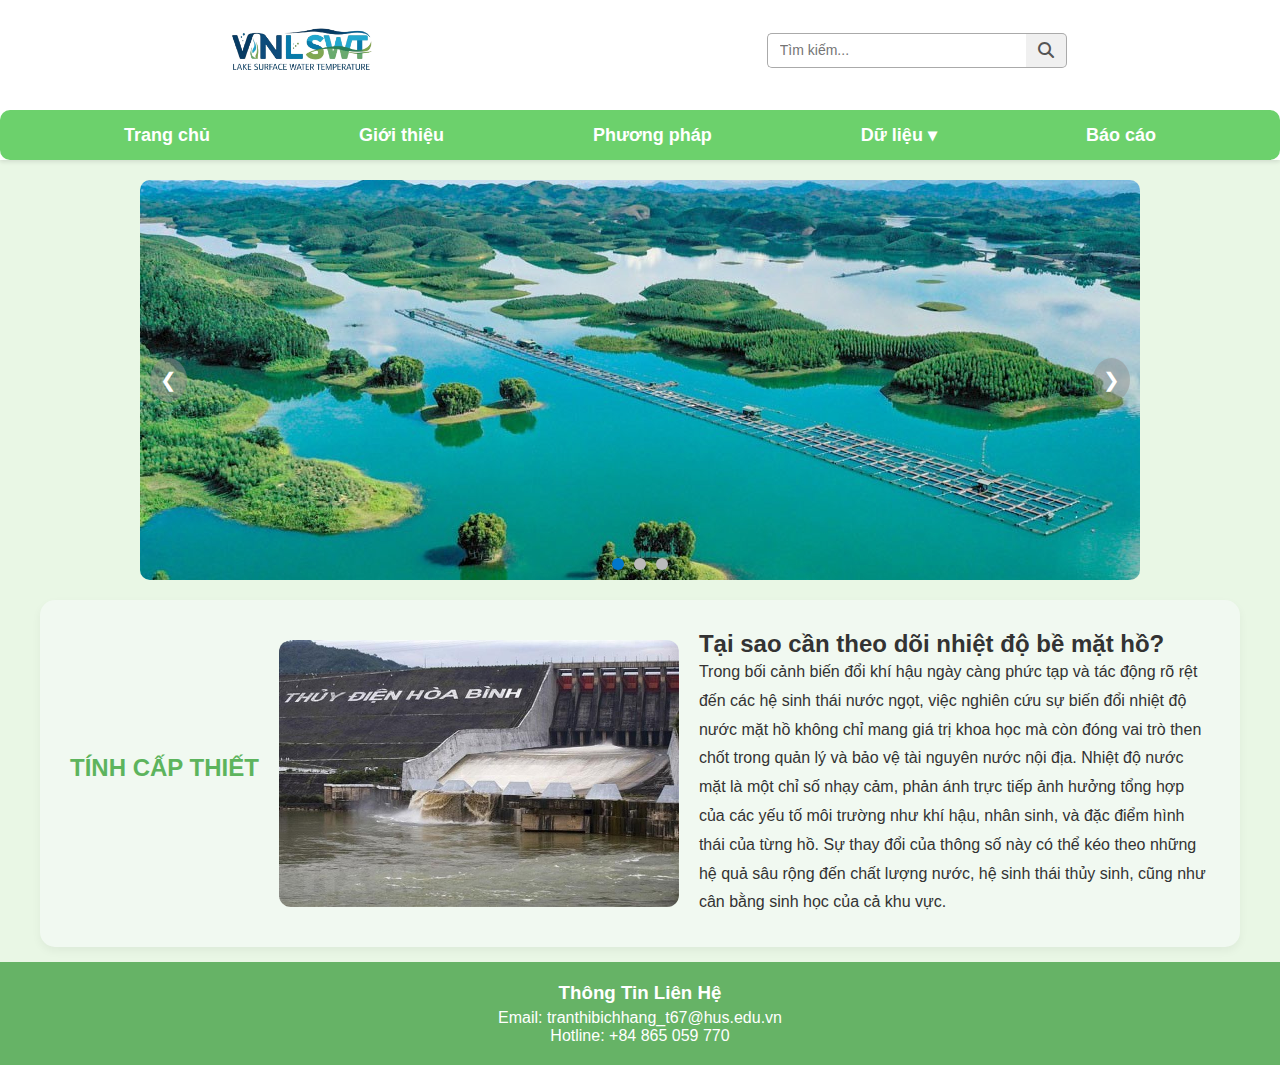
<file: index.html>
<!DOCTYPE html>
<html lang="vi">
<head>
  <meta charset="UTF-8" />
  <meta name="viewport" content="width=device-width, initial-scale=1.0" />
  <title>Lake Surface Water Temperature</title>
  <link rel="stylesheet" href="style.css" />
  <link rel="stylesheet" href="https://cdnjs.cloudflare.com/ajax/libs/font-awesome/6.5.0/css/all.min.css" />

</head>
<body>
  <!-- HEADER -->
  <header>
    <div class="header-top">
      <a href="index.html" class="logo">
      <img src="static/logo.png" alt="Logo" class="logo" />
      </a>
      <div class="search-container">
        <input type="text" placeholder="Tìm kiếm..." class="search-box" id="search-box" />
        <button class="search-button" id="search-button">
          <i class="fa fa-search"></i>
        </button>
        <ul class="suggestions" id="suggestions-list"></ul>
      </div>
      
    </div>
    <nav class="navbar" style="padding-top:10px;">
      <ul>
        <li><a href="index.html">Trang chủ</a></li>
        <li><a href="introduction.html">Giới thiệu</a></li>
        <li><a href="method.html">Phương pháp</a></li>

        <li class="has-subnav">
          <a href="#" class="toggle-subnav">Dữ liệu <span class="arrow">&#9662;</span></a>
          <ul class="subnav">
            <li><a href="hotay.html">Hồ Tây</a></li>
            <li><a href="thacba.html">Hồ Thác Bà</a></li>
            <li><a href="hoabinh.html">Hồ Hòa Bình</a></li>
            <li><a href="babe.html">Hồ Ba Bể</a></li>
          </ul>
        </li>             
        <li><a href="report.html">Báo cáo</a></li>
      </ul>
    </nav>
  </header>

<!-- SLIDER -->
<section class="slider">
    <div class="slider-container">
      <img src="static/slider1.png" alt="Slider" id="slider-img" class="slider-image" />
      <div class="slider-buttons">
        <button class="prev-btn" onclick="changeImage(-1)">&#10094;</button>
        <button class="next-btn" onclick="changeImage(1)">&#10095;</button>
      </div>
      <div class="slider-dots">
        <span class="dot" onclick="currentSlide(0)"></span>
        <span class="dot" onclick="currentSlide(1)"></span>
        <span class="dot" onclick="currentSlide(2)"></span>
      </div>
    </div>
</section>
  

  <!-- TÍNH CẤP THIẾT -->
  <section class="urgency">
    <h1>TÍNH CẤP THIẾT</h1>
    <img src="static/urgency.png" alt="Urgency" />
    <div>
      <h2>Tại sao cần theo dõi nhiệt độ bề mặt hồ?</h2>
      <p>
        Trong bối cảnh biến đổi khí hậu ngày càng phức tạp và tác động rõ rệt đến các hệ sinh thái nước ngọt, việc nghiên cứu sự biến đổi nhiệt độ nước mặt hồ không chỉ mang giá trị khoa học mà còn đóng vai trò then chốt trong quản lý và bảo vệ tài nguyên nước nội địa. Nhiệt độ nước mặt là một chỉ số nhạy cảm, phản ánh trực tiếp ảnh hưởng tổng hợp của các yếu tố môi trường như khí hậu, nhân sinh, và đặc điểm hình thái của từng hồ. Sự thay đổi của thông số này có thể kéo theo những hệ quả sâu rộng đến chất lượng nước, hệ sinh thái thủy sinh, cũng như cân bằng sinh học của cả khu vực.
      </p>
    </div>
  </section>

  <!-- FOOTER -->
  <footer>
    <h3>Thông Tin Liên Hệ</h3>
    <p>Email: tranthibichhang_t67@hus.edu.vn</p>
    <p>Hotline: +84 865 059 770</p>
  </footer>

  <script src="script.js"></script>
  <!-- sub nav Dữ liệu -->
  <script>
    document.addEventListener('DOMContentLoaded', function () {
      const toggleSubnav = document.querySelector('.toggle-subnav');
      const parentLi = toggleSubnav.closest('.has-subnav');

      toggleSubnav.addEventListener('click', function (e) {
        e.preventDefault();
        parentLi.classList.toggle('active');
      });

      document.addEventListener('click', function (e) {
        if (!parentLi.contains(e.target)) {
          parentLi.classList.remove('active');
        }
      });
    });
  </script>

<script>
  const suggestions = [
    { name: "Phương pháp", link: "method.html" },
    { name: "Hồ Tây", link: "hotay.html" },
    { name: "Hồ Ba Bể", link: "babe.html" },
    { name: "Hồ Hòa Bình", link: "hoabinh.html" },
    { name: "Hồ Thác Bà", link: "thacba.html" },
  ];

  const searchBox = document.getElementById("search-box");
  const suggestionsList = document.getElementById("suggestions-list");
  const searchButton = document.getElementById("search-button");

  function handleSearch() {
    const input = searchBox.value.trim().toLowerCase();
    const matched = suggestions.find(item => item.name.toLowerCase() === input);

    if (matched) {
      window.location.href = matched.link;
    } else {
      alert("Không tìm thấy kết quả phù hợp.");
    }
  }

  searchBox.addEventListener("input", function () {
    const value = this.value.toLowerCase();
    suggestionsList.innerHTML = "";

    if (value === "") {
      suggestionsList.style.display = "none";
      return;
    }

    const filtered = suggestions.filter(item =>
      item.name.toLowerCase().includes(value)
    );

    if (filtered.length === 0) {
      suggestionsList.style.display = "none";
      return;
    }

    filtered.forEach(item => {
      const li = document.createElement("li");
      li.textContent = item.name;
      li.addEventListener("click", () => {
        window.location.href = item.link;
      });
      suggestionsList.appendChild(li);
    });

    suggestionsList.style.display = "block";
  });

  // Enter để tìm
  searchBox.addEventListener("keypress", function (e) {
    if (e.key === "Enter") {
      handleSearch();
    }
  });

  // Nút tìm kiếm
  searchButton.addEventListener("click", handleSearch);

  // Ẩn gợi ý khi click ra ngoài
  document.addEventListener("click", (e) => {
    if (!document.querySelector(".search-container").contains(e.target)) {
      suggestionsList.style.display = "none";
    }
  });
</script>

</body>
</html>
</file>
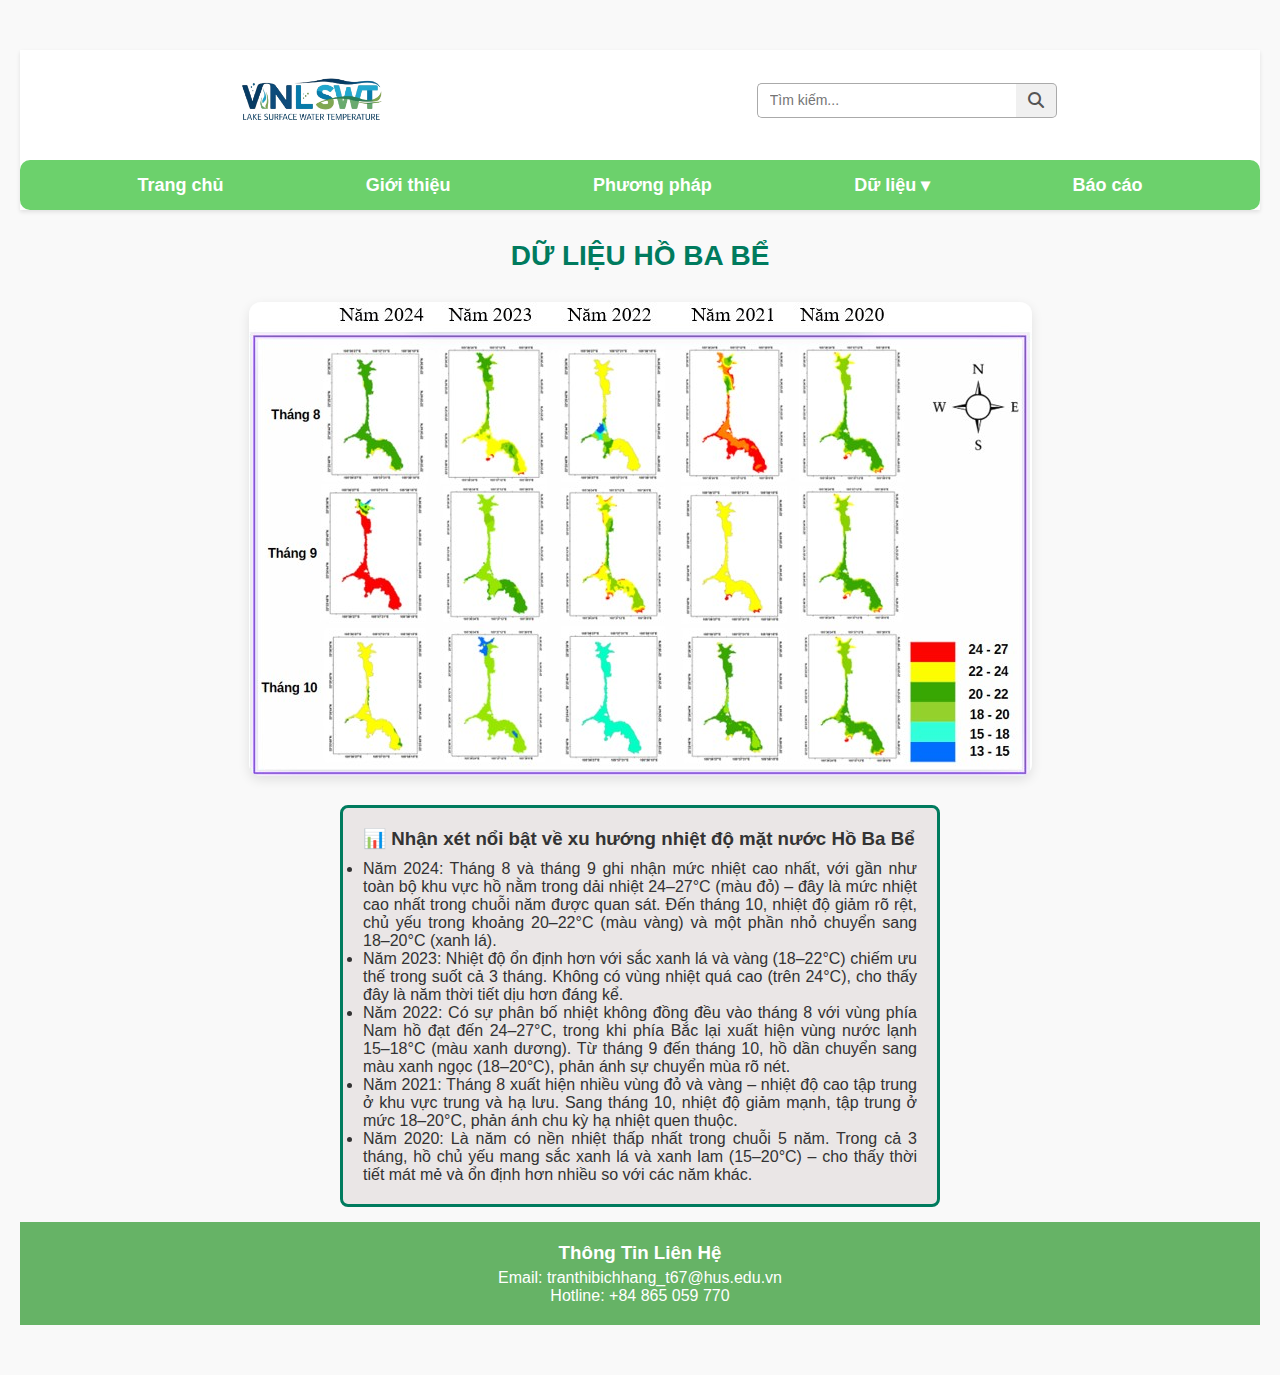
<file: babe.html>
<!DOCTYPE html>
<html lang="vi">
  <head>
    <meta charset="UTF-8" />
    <meta name="viewport" content="width=device-width, initial-scale=1.0" />
    <title>Lake Surface Water Temperature</title>
    <link rel="stylesheet" href="style.css" />
    <link
      rel="stylesheet"
      href="https://cdnjs.cloudflare.com/ajax/libs/font-awesome/6.5.0/css/all.min.css"
    />
  </head>
  <body>
    <!-- HEADER -->
    <header>
      <div class="header-top">
        <a href="index.html" class="logo">
          <img src="static/logo.png" alt="Logo" class="logo" />
        </a>
        <div class="search-container">
          <input
            type="text"
            placeholder="Tìm kiếm..."
            class="search-box"
            id="search-box"
          />
          <button class="search-button" id="search-button">
            <i class="fa fa-search"></i>
          </button>
          <ul class="suggestions" id="suggestions-list"></ul>
        </div>
      </div>
      <nav class="navbar" style="padding-top: 10px">
        <ul>
          <li><a href="index.html">Trang chủ</a></li>
          <li><a href="introduction.html">Giới thiệu</a></li>
          <li><a href="method.html">Phương pháp</a></li>

          <li class="has-subnav">
            <a href="#" class="toggle-subnav"
              >Dữ liệu <span class="arrow">&#9662;</span></a
            >
            <ul class="subnav">
              <li><a href="hotay.html">Hồ Tây</a></li>
              <li><a href="thacba.html">Hồ Thác Bà</a></li>
              <li><a href="hoabinh.html">Hồ Hòa Bình</a></li>
              <li><a href="babe.html">Hồ Ba Bể</a></li>
            </ul>
          </li>
          <li><a href="report.html">Báo cáo</a></li>
        </ul>
      </nav>
    </header>

    <!-- main content Hồ Ba Bể -->
    <div class="title">DỮ LIỆU HỒ BA BỂ</div>

    <div class="image-container">
      <img src="static/babe.png" alt="ba bể img lswt" />
    </div>

    <div class="description">
      <h3 style="margin-bottom: 10px">
        📊 Nhận xét nổi bật về xu hướng nhiệt độ mặt nước Hồ Ba Bể
      </h3>
      <ul>
        <li>
          Năm 2024: Tháng 8 và tháng 9 ghi nhận mức nhiệt cao nhất, với gần như
          toàn bộ khu vực hồ nằm trong dải nhiệt 24–27°C (màu đỏ) – đây là mức
          nhiệt cao nhất trong chuỗi năm được quan sát. Đến tháng 10, nhiệt độ
          giảm rõ rệt, chủ yếu trong khoảng 20–22°C (màu vàng) và một phần nhỏ
          chuyển sang 18–20°C (xanh lá).
        </li>
        <li>
          Năm 2023: Nhiệt độ ổn định hơn với sắc xanh lá và vàng (18–22°C) chiếm
          ưu thế trong suốt cả 3 tháng. Không có vùng nhiệt quá cao (trên 24°C),
          cho thấy đây là năm thời tiết dịu hơn đáng kể.
        </li>
        <li>
          Năm 2022: Có sự phân bố nhiệt không đồng đều vào tháng 8 với vùng phía
          Nam hồ đạt đến 24–27°C, trong khi phía Bắc lại xuất hiện vùng nước
          lạnh 15–18°C (màu xanh dương). Từ tháng 9 đến tháng 10, hồ dần chuyển
          sang màu xanh ngọc (18–20°C), phản ánh sự chuyển mùa rõ nét.
        </li>
        <li>
          Năm 2021: Tháng 8 xuất hiện nhiều vùng đỏ và vàng – nhiệt độ cao tập
          trung ở khu vực trung và hạ lưu. Sang tháng 10, nhiệt độ giảm mạnh,
          tập trung ở mức 18–20°C, phản ánh chu kỳ hạ nhiệt quen thuộc.
        </li>
        <li>
          Năm 2020: Là năm có nền nhiệt thấp nhất trong chuỗi 5 năm. Trong cả 3
          tháng, hồ chủ yếu mang sắc xanh lá và xanh lam (15–20°C) – cho thấy
          thời tiết mát mẻ và ổn định hơn nhiều so với các năm khác.
        </li>
      </ul>
    </div>

    <!-- FOOTER -->
    <footer>
      <h3>Thông Tin Liên Hệ</h3>
      <p>Email: tranthibichhang_t67@hus.edu.vn</p>
      <p>Hotline: +84 865 059 770</p>
    </footer>

    <script src="script.js"></script>
    <!-- sub nav Dữ liệu -->
    <script>
      document.addEventListener("DOMContentLoaded", function () {
        const toggleSubnav = document.querySelector(".toggle-subnav");
        const parentLi = toggleSubnav.closest(".has-subnav");

        toggleSubnav.addEventListener("click", function (e) {
          e.preventDefault();
          parentLi.classList.toggle("active");
        });

        document.addEventListener("click", function (e) {
          if (!parentLi.contains(e.target)) {
            parentLi.classList.remove("active");
          }
        });
      });
    </script>

    <script>
      const suggestions = [
        { name: "Phương pháp", link: "method.html" },
        { name: "Hồ Tây", link: "hotay.html" },
        { name: "Hồ Ba Bể", link: "babe.html" },
        { name: "Hồ Hòa Bình", link: "hoabinh.html" },
        { name: "Hồ Thác Bà", link: "thacba.html" },
      ];

      const searchBox = document.getElementById("search-box");
      const suggestionsList = document.getElementById("suggestions-list");
      const searchButton = document.getElementById("search-button");

      function handleSearch() {
        const input = searchBox.value.trim().toLowerCase();
        const matched = suggestions.find(
          (item) => item.name.toLowerCase() === input
        );

        if (matched) {
          window.location.href = matched.link;
        } else {
          alert("Không tìm thấy kết quả phù hợp.");
        }
      }

      searchBox.addEventListener("input", function () {
        const value = this.value.toLowerCase();
        suggestionsList.innerHTML = "";

        if (value === "") {
          suggestionsList.style.display = "none";
          return;
        }

        const filtered = suggestions.filter((item) =>
          item.name.toLowerCase().includes(value)
        );

        if (filtered.length === 0) {
          suggestionsList.style.display = "none";
          return;
        }

        filtered.forEach((item) => {
          const li = document.createElement("li");
          li.textContent = item.name;
          li.addEventListener("click", () => {
            window.location.href = item.link;
          });
          suggestionsList.appendChild(li);
        });

        suggestionsList.style.display = "block";
      });

      // Enter để tìm
      searchBox.addEventListener("keypress", function (e) {
        if (e.key === "Enter") {
          handleSearch();
        }
      });

      // Nút tìm kiếm
      searchButton.addEventListener("click", handleSearch);

      // Ẩn gợi ý khi click ra ngoài
      document.addEventListener("click", (e) => {
        if (!document.querySelector(".search-container").contains(e.target)) {
          suggestionsList.style.display = "none";
        }
      });
    </script>

    <style>
      body {
        font-family: Arial, sans-serif;
        background-color: #f9f9f9;
        padding: 50px 20px;
        text-align: center;
      }

      .title {
        font-size: 28px;
        font-weight: bold;
        color: #007b5e;
        margin: 30px;
      }

      .image-container img {
        max-width: 100%;
        height: auto;
        border-radius: 12px;
        box-shadow: 0 4px 12px rgba(0, 0, 0, 0.1);
      }

      .description {
        margin-top: 25px;
        padding: 20px;
        background-color: #dfd8d88f;
        border: 3px solid #007b5e;
        border-radius: 8px;
        max-width: 600px;
        margin-left: auto;
        margin-right: auto;
        font-size: 16px;
        text-align: justify;
      }
    </style>
  </body>
</html>
</file>
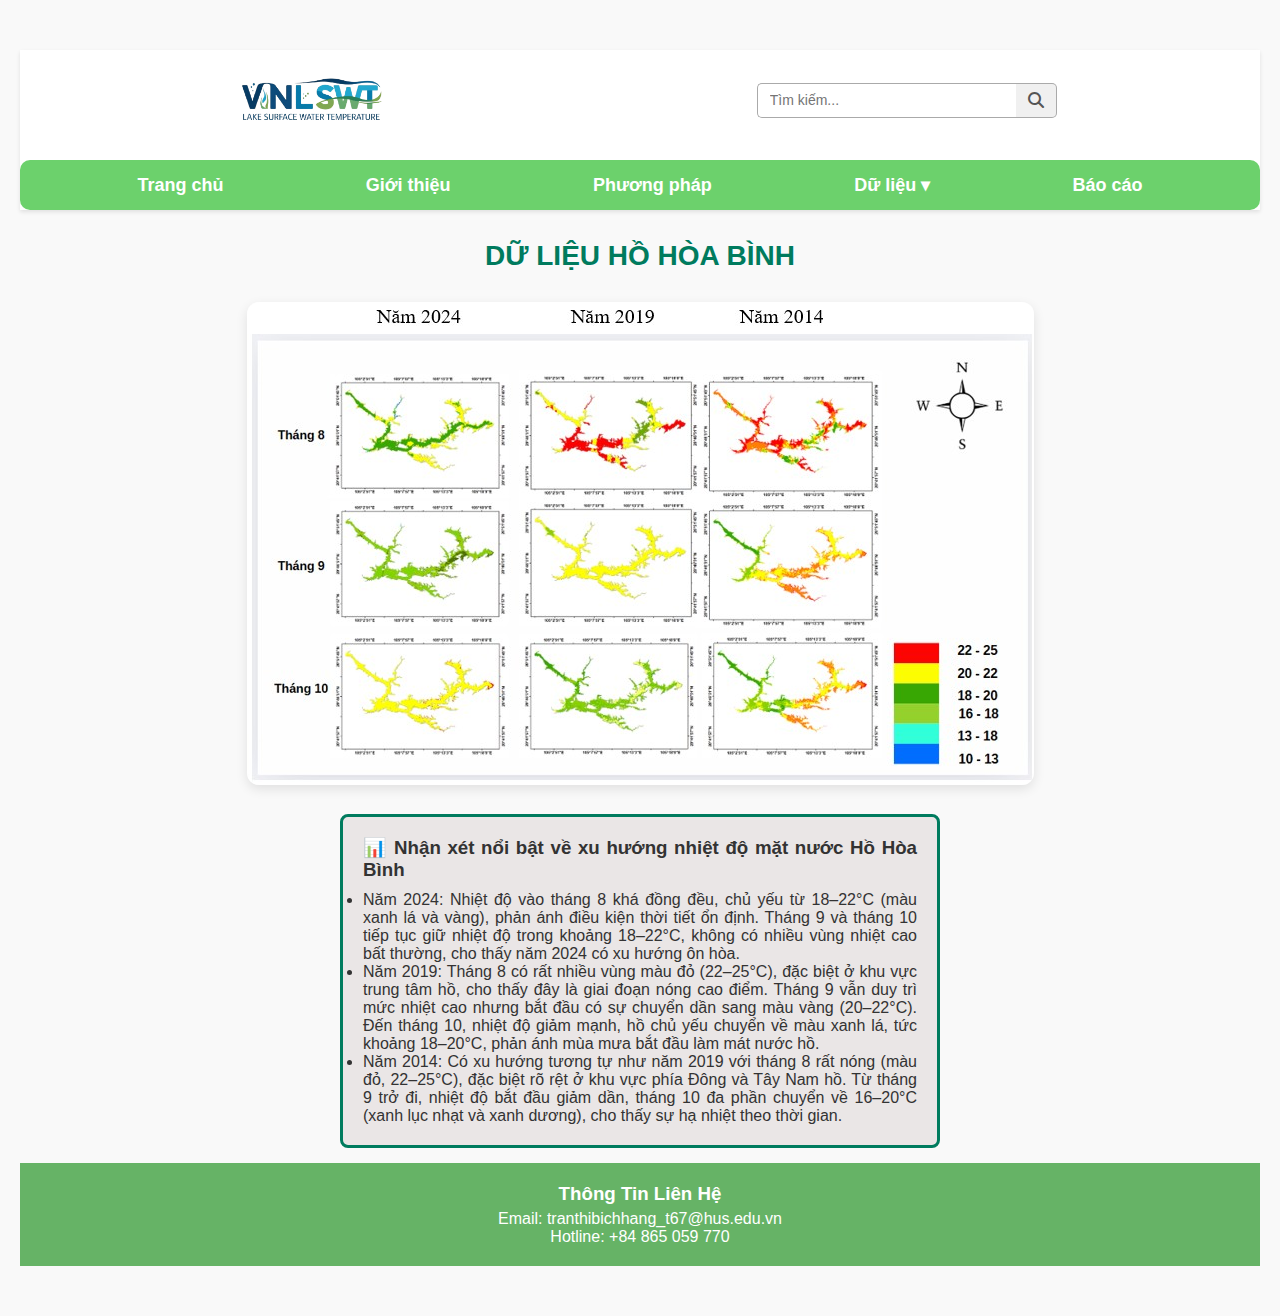
<file: hoabinh.html>
<!DOCTYPE html>
<html lang="vi">
  <head>
    <meta charset="UTF-8" />
    <meta name="viewport" content="width=device-width, initial-scale=1.0" />
    <title>Lake Surface Water Temperature</title>
    <link rel="stylesheet" href="style.css" />
    <link
      rel="stylesheet"
      href="https://cdnjs.cloudflare.com/ajax/libs/font-awesome/6.5.0/css/all.min.css"
    />
  </head>
  <body>
    <!-- HEADER -->
    <header>
      <div class="header-top">
        <a href="index.html" class="logo">
          <img src="static/logo.png" alt="Logo" class="logo" />
        </a>

        <div class="search-container">
          <input
            type="text"
            placeholder="Tìm kiếm..."
            class="search-box"
            id="search-box"
          />
          <button class="search-button" id="search-button">
            <i class="fa fa-search"></i>
          </button>
          <ul class="suggestions" id="suggestions-list"></ul>
        </div>
      </div>
      <nav class="navbar" style="padding-top: 10px">
        <ul>
          <li><a href="index.html">Trang chủ</a></li>
          <li><a href="introduction.html">Giới thiệu</a></li>
          <li><a href="method.html">Phương pháp</a></li>

          <li class="has-subnav">
            <a href="#" class="toggle-subnav"
              >Dữ liệu <span class="arrow">&#9662;</span></a
            >
            <ul class="subnav">
              <li><a href="hotay.html">Hồ Tây</a></li>
              <li><a href="thacba.html">Hồ Thác Bà</a></li>
              <li><a href="hoabinh.html">Hồ Hòa Bình</a></li>
              <li><a href="babe.html">Hồ Ba Bể</a></li>
            </ul>
          </li>
          <li><a href="report.html">Báo cáo</a></li>
        </ul>
      </nav>
    </header>

    <!-- main content Hồ Hòa Bình -->
    <div class="title">DỮ LIỆU HỒ HÒA BÌNH</div>

    <div class="image-container">
      <img src="static/hoabinh.png" alt="hòa bình img lswt" />
    </div>

    <div class="description">
      <h3 style="margin-bottom: 10px">
        📊 Nhận xét nổi bật về xu hướng nhiệt độ mặt nước Hồ Hòa Bình
      </h3>
      <ul>
        <li>
          Năm 2024: Nhiệt độ vào tháng 8 khá đồng đều, chủ yếu từ 18–22°C (màu
          xanh lá và vàng), phản ánh điều kiện thời tiết ổn định. Tháng 9 và
          tháng 10 tiếp tục giữ nhiệt độ trong khoảng 18–22°C, không có nhiều
          vùng nhiệt cao bất thường, cho thấy năm 2024 có xu hướng ôn hòa.
        </li>
        <li>
          Năm 2019: Tháng 8 có rất nhiều vùng màu đỏ (22–25°C), đặc biệt ở khu
          vực trung tâm hồ, cho thấy đây là giai đoạn nóng cao điểm. Tháng 9 vẫn
          duy trì mức nhiệt cao nhưng bắt đầu có sự chuyển dần sang màu vàng
          (20–22°C). Đến tháng 10, nhiệt độ giảm mạnh, hồ chủ yếu chuyển về màu
          xanh lá, tức khoảng 18–20°C, phản ánh mùa mưa bắt đầu làm mát nước hồ.
        </li>
        <li>
          Năm 2014: Có xu hướng tương tự như năm 2019 với tháng 8 rất nóng (màu
          đỏ, 22–25°C), đặc biệt rõ rệt ở khu vực phía Đông và Tây Nam hồ. Từ
          tháng 9 trở đi, nhiệt độ bắt đầu giảm dần, tháng 10 đa phần chuyển về
          16–20°C (xanh lục nhạt và xanh dương), cho thấy sự hạ nhiệt theo thời
          gian.
        </li>
      </ul>
    </div>

    <!-- FOOTER -->
    <footer>
      <h3>Thông Tin Liên Hệ</h3>
      <p>Email: tranthibichhang_t67@hus.edu.vn</p>
      <p>Hotline: +84 865 059 770</p>
    </footer>

    <script src="script.js"></script>
    <!-- sub nav Dữ liệu -->
    <script>
      document.addEventListener("DOMContentLoaded", function () {
        const toggleSubnav = document.querySelector(".toggle-subnav");
        const parentLi = toggleSubnav.closest(".has-subnav");

        toggleSubnav.addEventListener("click", function (e) {
          e.preventDefault();
          parentLi.classList.toggle("active");
        });

        document.addEventListener("click", function (e) {
          if (!parentLi.contains(e.target)) {
            parentLi.classList.remove("active");
          }
        });
      });
    </script>

    <script>
      const suggestions = [
        { name: "Phương pháp", link: "method.html" },
        { name: "Hồ Tây", link: "hotay.html" },
        { name: "Hồ Ba Bể", link: "babe.html" },
        { name: "Hồ Hòa Bình", link: "hoabinh.html" },
        { name: "Hồ Thác Bà", link: "thacba.html" },
      ];

      const searchBox = document.getElementById("search-box");
      const suggestionsList = document.getElementById("suggestions-list");
      const searchButton = document.getElementById("search-button");

      function handleSearch() {
        const input = searchBox.value.trim().toLowerCase();
        const matched = suggestions.find(
          (item) => item.name.toLowerCase() === input
        );

        if (matched) {
          window.location.href = matched.link;
        } else {
          alert("Không tìm thấy kết quả phù hợp.");
        }
      }

      searchBox.addEventListener("input", function () {
        const value = this.value.toLowerCase();
        suggestionsList.innerHTML = "";

        if (value === "") {
          suggestionsList.style.display = "none";
          return;
        }

        const filtered = suggestions.filter((item) =>
          item.name.toLowerCase().includes(value)
        );

        if (filtered.length === 0) {
          suggestionsList.style.display = "none";
          return;
        }

        filtered.forEach((item) => {
          const li = document.createElement("li");
          li.textContent = item.name;
          li.addEventListener("click", () => {
            window.location.href = item.link;
          });
          suggestionsList.appendChild(li);
        });

        suggestionsList.style.display = "block";
      });

      // Enter để tìm
      searchBox.addEventListener("keypress", function (e) {
        if (e.key === "Enter") {
          handleSearch();
        }
      });

      // Nút tìm kiếm
      searchButton.addEventListener("click", handleSearch);

      // Ẩn gợi ý khi click ra ngoài
      document.addEventListener("click", (e) => {
        if (!document.querySelector(".search-container").contains(e.target)) {
          suggestionsList.style.display = "none";
        }
      });
    </script>

    <style>
      body {
        font-family: Arial, sans-serif;
        background-color: #f9f9f9;
        padding: 50px 20px;
        text-align: center;
      }

      .title {
        font-size: 28px;
        font-weight: bold;
        color: #007b5e;
        margin: 30px;
      }

      .image-container img {
        max-width: 100%;
        height: auto;
        border-radius: 12px;
        box-shadow: 0 4px 12px rgba(0, 0, 0, 0.1);
      }

      .description {
        margin-top: 25px;
        padding: 20px;
        background-color: #dfd8d88f;
        border: 3px solid #007b5e;
        border-radius: 8px;
        max-width: 600px;
        margin-left: auto;
        margin-right: auto;
        font-size: 16px;
        text-align: justify;
      }
    </style>
  </body>
</html>
</file>
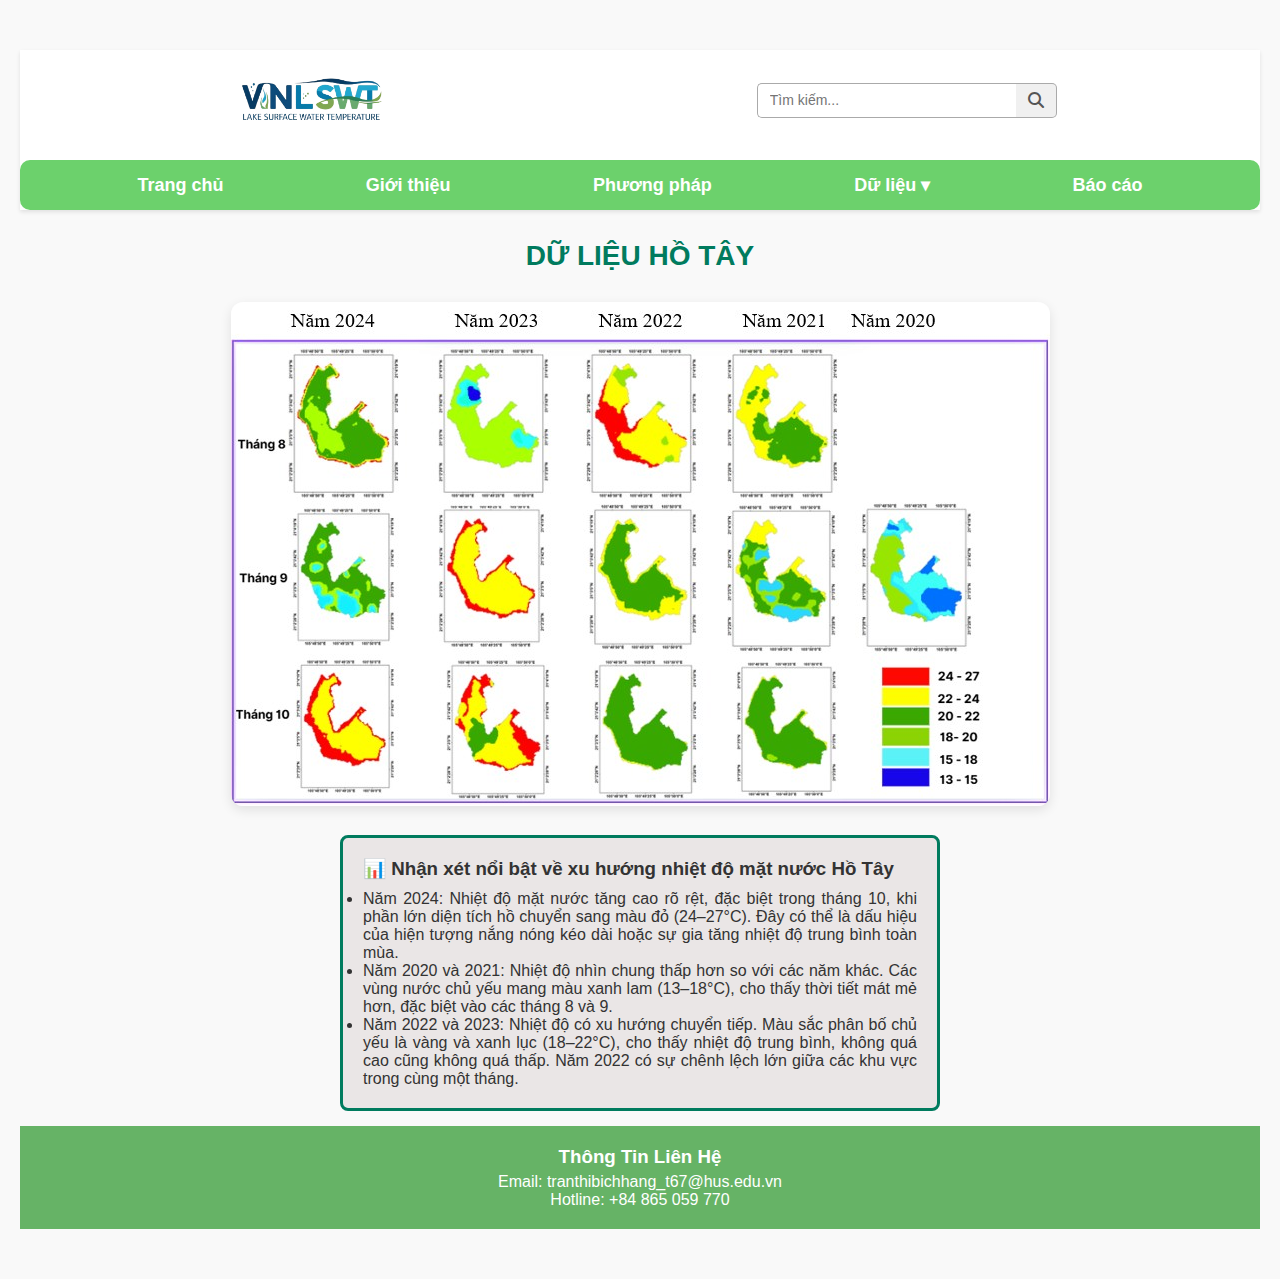
<file: hotay.html>
<!DOCTYPE html>
<html lang="vi">
  <head>
    <meta charset="UTF-8" />
    <meta name="viewport" content="width=device-width, initial-scale=1.0" />
    <title>Lake Surface Water Temperature</title>
    <link rel="stylesheet" href="style.css" />
    <link
      rel="stylesheet"
      href="https://cdnjs.cloudflare.com/ajax/libs/font-awesome/6.5.0/css/all.min.css"
    />
  </head>
  <body>
    <!-- HEADER -->
    <header>
      <div class="header-top">
        <a href="index.html" class="logo">
          <img src="static/logo.png" alt="Logo" class="logo" />
        </a>

        <div class="search-container">
          <input
            type="text"
            placeholder="Tìm kiếm..."
            class="search-box"
            id="search-box"
          />
          <button class="search-button" id="search-button">
            <i class="fa fa-search"></i>
          </button>
          <ul class="suggestions" id="suggestions-list"></ul>
        </div>
      </div>
      <nav class="navbar" style="padding-top: 10px">
        <ul>
          <li><a href="index.html">Trang chủ</a></li>
          <li><a href="introduction.html">Giới thiệu</a></li>
          <li><a href="method.html">Phương pháp</a></li>

          <li class="has-subnav">
            <a href="#" class="toggle-subnav"
              >Dữ liệu <span class="arrow">&#9662;</span></a
            >
            <ul class="subnav">
              <li><a href="hotay.html">Hồ Tây</a></li>
              <li><a href="thacba.html">Hồ Thác Bà</a></li>
              <li><a href="hoabinh.html">Hồ Hòa Bình</a></li>
              <li><a href="babe.html">Hồ Ba Bể</a></li>
            </ul>
          </li>
          <li><a href="report.html">Báo cáo</a></li>
        </ul>
      </nav>
    </header>

    <!-- main content Hồ Tây -->
    <div class="title">DỮ LIỆU HỒ TÂY</div>

    <div class="image-container">
      <img src="static/hotay.png" alt="hồ tây img lswt" />
    </div>

    <div class="description">
      <h3 style="margin-bottom: 10px">
        📊 Nhận xét nổi bật về xu hướng nhiệt độ mặt nước Hồ Tây
      </h3>
      <ul>
        <li>
          Năm 2024: Nhiệt độ mặt nước tăng cao rõ rệt, đặc biệt trong tháng 10,
          khi phần lớn diện tích hồ chuyển sang màu đỏ (24–27°C). Đây có thể là
          dấu hiệu của hiện tượng nắng nóng kéo dài hoặc sự gia tăng nhiệt độ
          trung bình toàn mùa.
        </li>
        <li>
          Năm 2020 và 2021: Nhiệt độ nhìn chung thấp hơn so với các năm khác.
          Các vùng nước chủ yếu mang màu xanh lam (13–18°C), cho thấy thời tiết
          mát mẻ hơn, đặc biệt vào các tháng 8 và 9.
        </li>
        <li>
          Năm 2022 và 2023: Nhiệt độ có xu hướng chuyển tiếp. Màu sắc phân bố
          chủ yếu là vàng và xanh lục (18–22°C), cho thấy nhiệt độ trung bình,
          không quá cao cũng không quá thấp. Năm 2022 có sự chênh lệch lớn giữa
          các khu vực trong cùng một tháng.
        </li>
      </ul>
    </div>

    <!-- FOOTER -->
    <footer>
      <h3>Thông Tin Liên Hệ</h3>
      <p>Email: tranthibichhang_t67@hus.edu.vn</p>
      <p>Hotline: +84 865 059 770</p>
    </footer>

    <script src="script.js"></script>
    <!-- sub nav Dữ liệu -->
    <script>
      document.addEventListener("DOMContentLoaded", function () {
        const toggleSubnav = document.querySelector(".toggle-subnav");
        const parentLi = toggleSubnav.closest(".has-subnav");

        toggleSubnav.addEventListener("click", function (e) {
          e.preventDefault();
          parentLi.classList.toggle("active");
        });

        document.addEventListener("click", function (e) {
          if (!parentLi.contains(e.target)) {
            parentLi.classList.remove("active");
          }
        });
      });
    </script>

    <script>
      const suggestions = [
        { name: "Phương pháp", link: "method.html" },
        { name: "Hồ Tây", link: "hotay.html" },
        { name: "Hồ Ba Bể", link: "babe.html" },
        { name: "Hồ Hòa Bình", link: "hoabinh.html" },
        { name: "Hồ Thác Bà", link: "thacba.html" },
      ];

      const searchBox = document.getElementById("search-box");
      const suggestionsList = document.getElementById("suggestions-list");
      const searchButton = document.getElementById("search-button");

      function handleSearch() {
        const input = searchBox.value.trim().toLowerCase();
        const matched = suggestions.find(
          (item) => item.name.toLowerCase() === input
        );

        if (matched) {
          window.location.href = matched.link;
        } else {
          alert("Không tìm thấy kết quả phù hợp.");
        }
      }

      searchBox.addEventListener("input", function () {
        const value = this.value.toLowerCase();
        suggestionsList.innerHTML = "";

        if (value === "") {
          suggestionsList.style.display = "none";
          return;
        }

        const filtered = suggestions.filter((item) =>
          item.name.toLowerCase().includes(value)
        );

        if (filtered.length === 0) {
          suggestionsList.style.display = "none";
          return;
        }

        filtered.forEach((item) => {
          const li = document.createElement("li");
          li.textContent = item.name;
          li.addEventListener("click", () => {
            window.location.href = item.link;
          });
          suggestionsList.appendChild(li);
        });

        suggestionsList.style.display = "block";
      });

      // Enter để tìm
      searchBox.addEventListener("keypress", function (e) {
        if (e.key === "Enter") {
          handleSearch();
        }
      });

      // Nút tìm kiếm
      searchButton.addEventListener("click", handleSearch);

      // Ẩn gợi ý khi click ra ngoài
      document.addEventListener("click", (e) => {
        if (!document.querySelector(".search-container").contains(e.target)) {
          suggestionsList.style.display = "none";
        }
      });
    </script>

    <style>
      body {
        font-family: Arial, sans-serif;
        background-color: #f9f9f9;
        padding: 50px 20px;
        text-align: center;
      }

      .title {
        font-size: 28px;
        font-weight: bold;
        color: #007b5e;
        margin: 30px;
      }

      .image-container img {
        max-width: 100%;
        height: auto;
        border-radius: 12px;
        box-shadow: 0 4px 12px rgba(0, 0, 0, 0.1);
      }

      .description {
        margin-top: 25px;
        padding: 20px;
        background-color: #dfd8d88f;
        border: 3px solid #007b5e;
        border-radius: 8px;
        max-width: 600px;
        margin-left: auto;
        margin-right: auto;
        font-size: 16px;
        text-align: justify;
      }
    </style>
  </body>
</html>
</file>
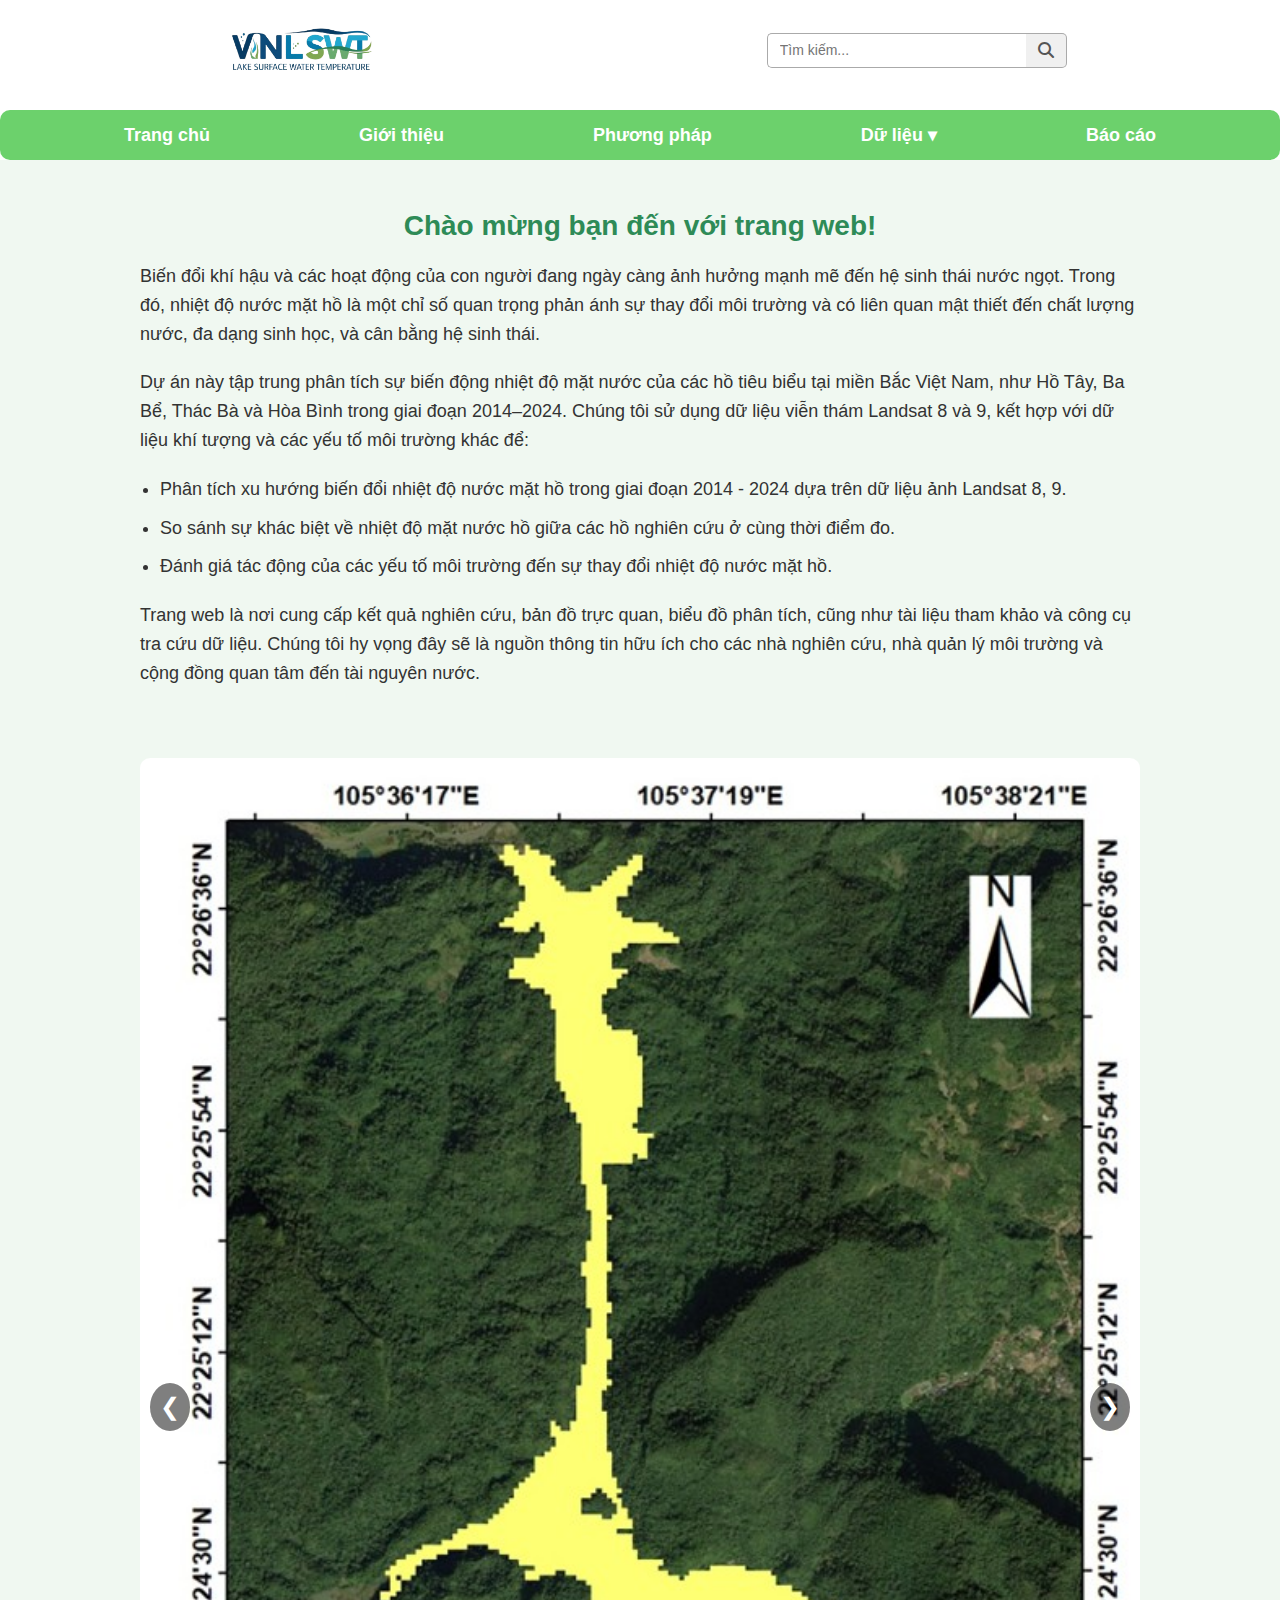
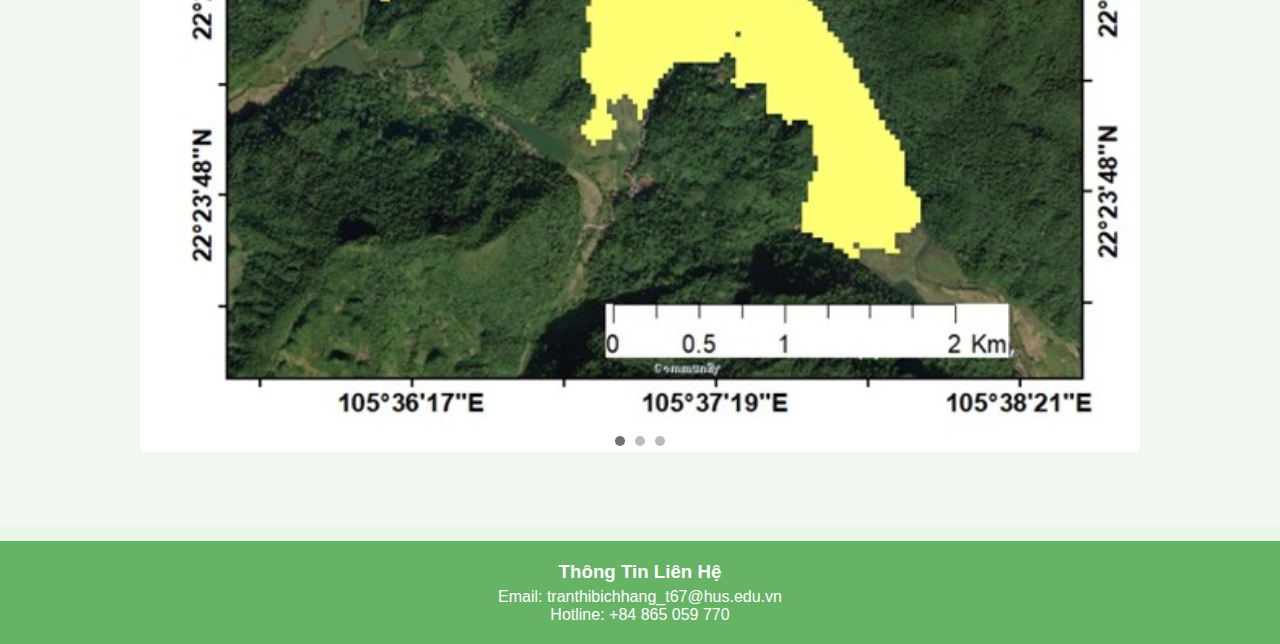
<file: introduction.html>
<!DOCTYPE html>
<html lang="vi">
<head>
  <meta charset="UTF-8" />
  <meta name="viewport" content="width=device-width, initial-scale=1.0" />
  <title>Lake Surface Water Temperature</title>
  <link rel="stylesheet" href="style2.css" />
  <link rel="stylesheet" href="https://cdnjs.cloudflare.com/ajax/libs/font-awesome/6.5.0/css/all.min.css" />
</head>
<body>
  <!-- HEADER -->
  <header>
    <div class="header-top">
      <a href="index.html" class="logo">
        <img src="static/logo.png" alt="Logo" class="logo" />
      </a>

      <div class="search-container">
        <input type="text" placeholder="Tìm kiếm..." class="search-box" id="search-box" />
        <button class="search-button" id="search-button">
          <i class="fa fa-search"></i>
        </button>
        <ul class="suggestions" id="suggestions-list"></ul>
      </div>
      
    </div>
    <nav class="navbar" style="padding-top:10px;">
      <ul>
        <li><a href="index.html">Trang chủ</a></li>
        <li><a href="introduction.html">Giới thiệu</a></li>
        <li><a href="method.html">Phương pháp</a></li>
        <li class="has-subnav">
          <a href="#" class="toggle-subnav">Dữ liệu <span class="arrow">&#9662;</span></a>
          <ul class="subnav">
            <li><a href="hotay.html">Hồ Tây</a></li>
            <li><a href="thacba.html">Hồ Thác Bà</a></li>
            <li><a href="hoabinh.html">Hồ Hòa Bình</a></li>
            <li><a href="babe.html">Hồ Ba Bể</a></li>
          </ul>
        </li>   
        <li><a href="report.html">Báo cáo</a></li>
      </ul>
    </nav>
  </header>

<section id="about">
    <div class="about-intro">
      <h1>Chào mừng bạn đến với trang web!</h1>
      <p>
        Biến đổi khí hậu và các hoạt động của con người đang ngày càng ảnh hưởng mạnh mẽ đến hệ sinh thái nước ngọt. Trong đó, nhiệt độ nước mặt hồ là một chỉ số quan trọng phản ánh sự thay đổi môi trường và có liên quan mật thiết đến chất lượng nước, đa dạng sinh học, và cân bằng hệ sinh thái.
      </p>
      <p>
        Dự án này tập trung phân tích sự biến động nhiệt độ mặt nước của các hồ tiêu biểu tại miền Bắc Việt Nam, như Hồ Tây, Ba Bể, Thác Bà và Hòa Bình trong giai đoạn 2014–2024. Chúng tôi sử dụng dữ liệu viễn thám Landsat 8 và 9, kết hợp với dữ liệu khí tượng và các yếu tố môi trường khác để:
      </p>
      <ul>
        <li>Phân tích xu hướng biến đổi nhiệt độ nước mặt hồ trong giai đoạn 2014 - 2024 dựa trên dữ liệu ảnh Landsat 8, 9.</li>
        <li>So sánh sự khác biệt về nhiệt độ mặt nước hồ giữa các hồ nghiên cứu ở cùng thời điểm đo.</li>
        <li>Đánh giá tác động của các yếu tố môi trường đến sự thay đổi nhiệt độ nước mặt hồ.</li>
      </ul>
      <p>
        Trang web là nơi cung cấp kết quả nghiên cứu, bản đồ trực quan, biểu đồ phân tích, cũng như tài liệu tham khảo và công cụ tra cứu dữ liệu. Chúng tôi hy vọng đây sẽ là nguồn thông tin hữu ích cho các nhà nghiên cứu, nhà quản lý môi trường và cộng đồng quan tâm đến tài nguyên nước.
      </p>
    </div>
  
    <div class="slider-container">
      <div class="slider">
        <img id="slider-img" src="static/slider1.png" alt="Slider Image">
        <div class="prev" onclick="changeImage(-1)">&#10094;</div>
        <div class="next" onclick="changeImage(1)">&#10095;</div>
        <div class="dots-container">
          <span class="dot" onclick="currentSlide(0)"></span>
          <span class="dot" onclick="currentSlide(1)"></span>
          <span class="dot" onclick="currentSlide(2)"></span>
        </div>
      </div>
    </div>

</section>
  
  
  <!-- FOOTER -->
  <footer>
    <h3>Thông Tin Liên Hệ</h3>
    <p>Email: tranthibichhang_t67@hus.edu.vn</p>
    <p>Hotline: +84 865 059 770</p>
  </footer>

  <script src="script2.js"></script>

    <!-- sub nav Dữ liệu -->
    <script>
      document.addEventListener('DOMContentLoaded', function () {
        const toggleSubnav = document.querySelector('.toggle-subnav');
        const parentLi = toggleSubnav.closest('.has-subnav');
  
        toggleSubnav.addEventListener('click', function (e) {
          e.preventDefault();
          parentLi.classList.toggle('active');
        });
  
        document.addEventListener('click', function (e) {
          if (!parentLi.contains(e.target)) {
            parentLi.classList.remove('active');
          }
        });
      });
    </script>

<script>
  const suggestions = [
    { name: "Phương pháp", link: "method.html" },
    { name: "Hồ Tây", link: "hotay.html" },
    { name: "Hồ Ba Bể", link: "babe.html" },
    { name: "Hồ Hòa Bình", link: "hoabinh.html" },
    { name: "Hồ Thác Bà", link: "thacba.html" },
  ];

  const searchBox = document.getElementById("search-box");
  const suggestionsList = document.getElementById("suggestions-list");
  const searchButton = document.getElementById("search-button");

  function handleSearch() {
    const input = searchBox.value.trim().toLowerCase();
    const matched = suggestions.find(item => item.name.toLowerCase() === input);

    if (matched) {
      window.location.href = matched.link;
    } else {
      alert("Không tìm thấy kết quả phù hợp.");
    }
  }

  searchBox.addEventListener("input", function () {
    const value = this.value.toLowerCase();
    suggestionsList.innerHTML = "";

    if (value === "") {
      suggestionsList.style.display = "none";
      return;
    }

    const filtered = suggestions.filter(item =>
      item.name.toLowerCase().includes(value)
    );

    if (filtered.length === 0) {
      suggestionsList.style.display = "none";
      return;
    }

    filtered.forEach(item => {
      const li = document.createElement("li");
      li.textContent = item.name;
      li.addEventListener("click", () => {
        window.location.href = item.link;
      });
      suggestionsList.appendChild(li);
    });

    suggestionsList.style.display = "block";
  });

  // Enter để tìm
  searchBox.addEventListener("keypress", function (e) {
    if (e.key === "Enter") {
      handleSearch();
    }
  });

  // Nút tìm kiếm
  searchButton.addEventListener("click", handleSearch);

  // Ẩn gợi ý khi click ra ngoài
  document.addEventListener("click", (e) => {
    if (!document.querySelector(".search-container").contains(e.target)) {
      suggestionsList.style.display = "none";
    }
  });
</script>
</body>
</html>
</file>
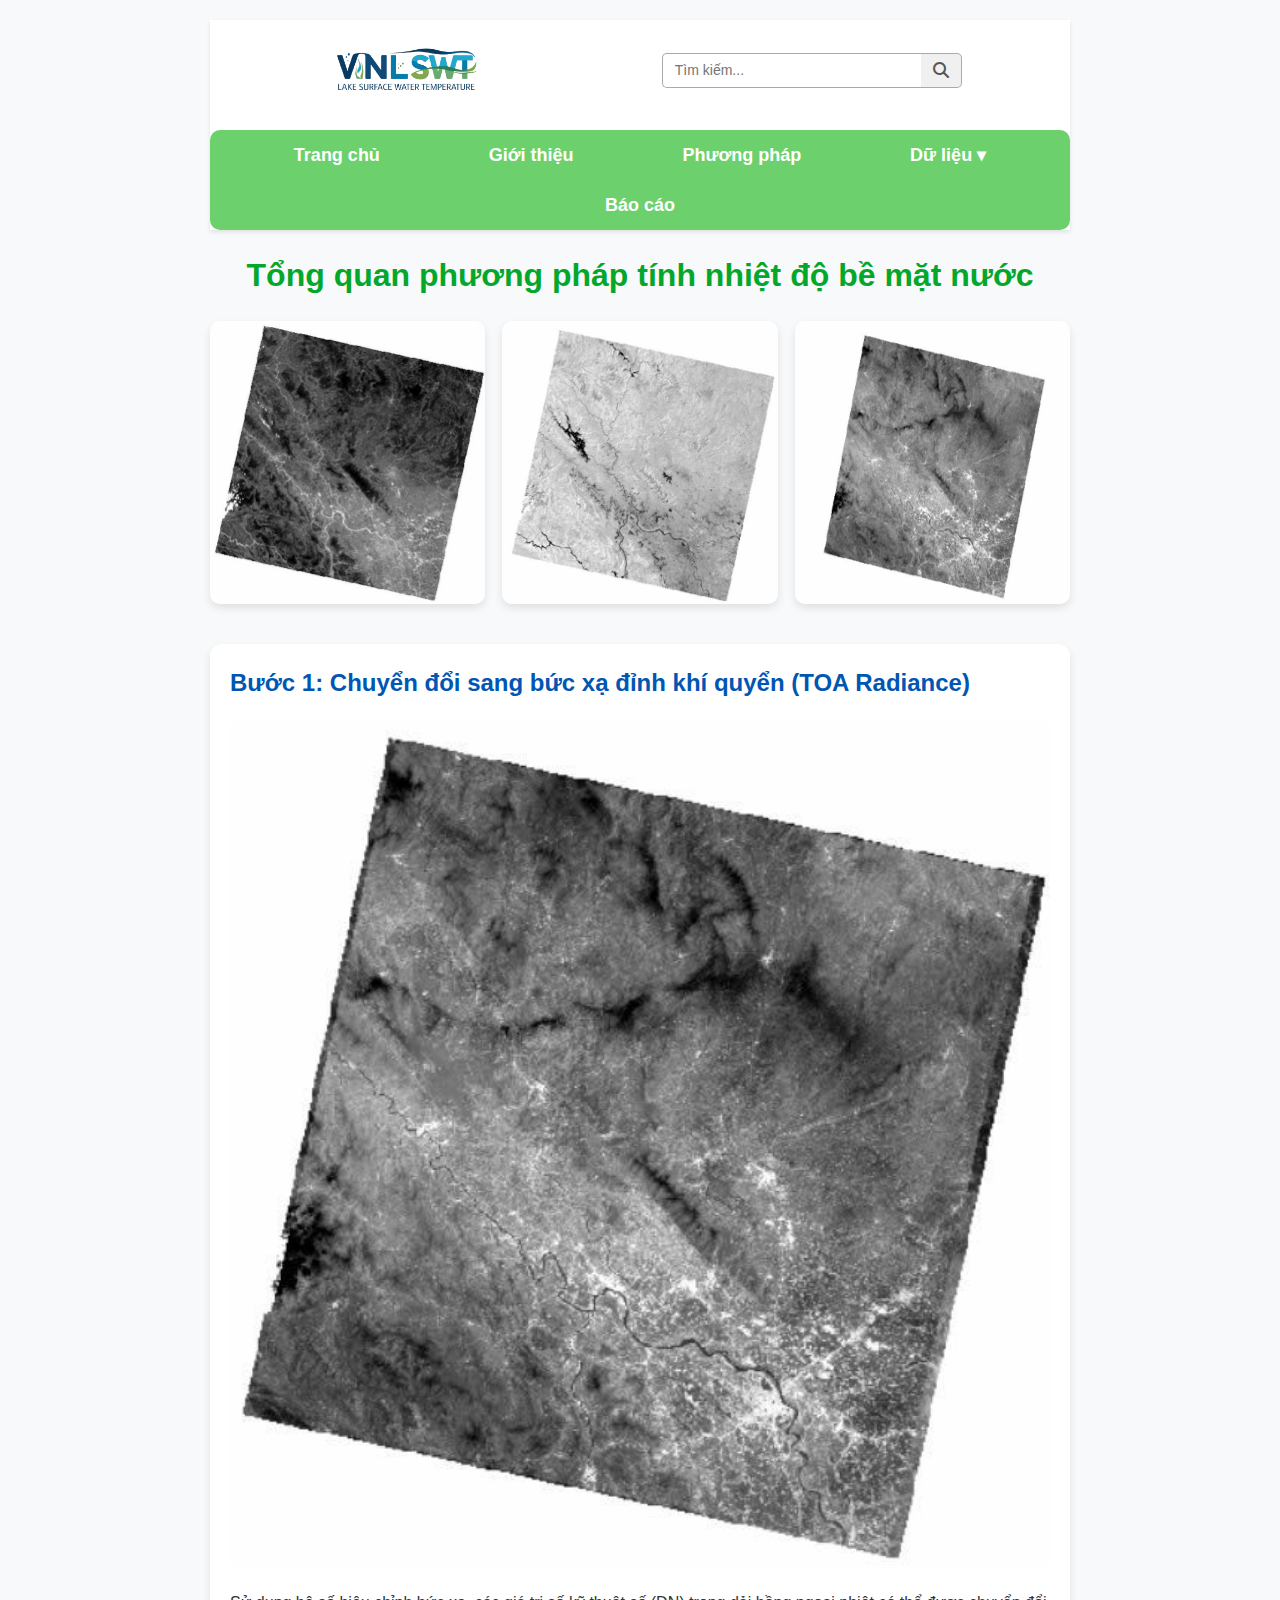
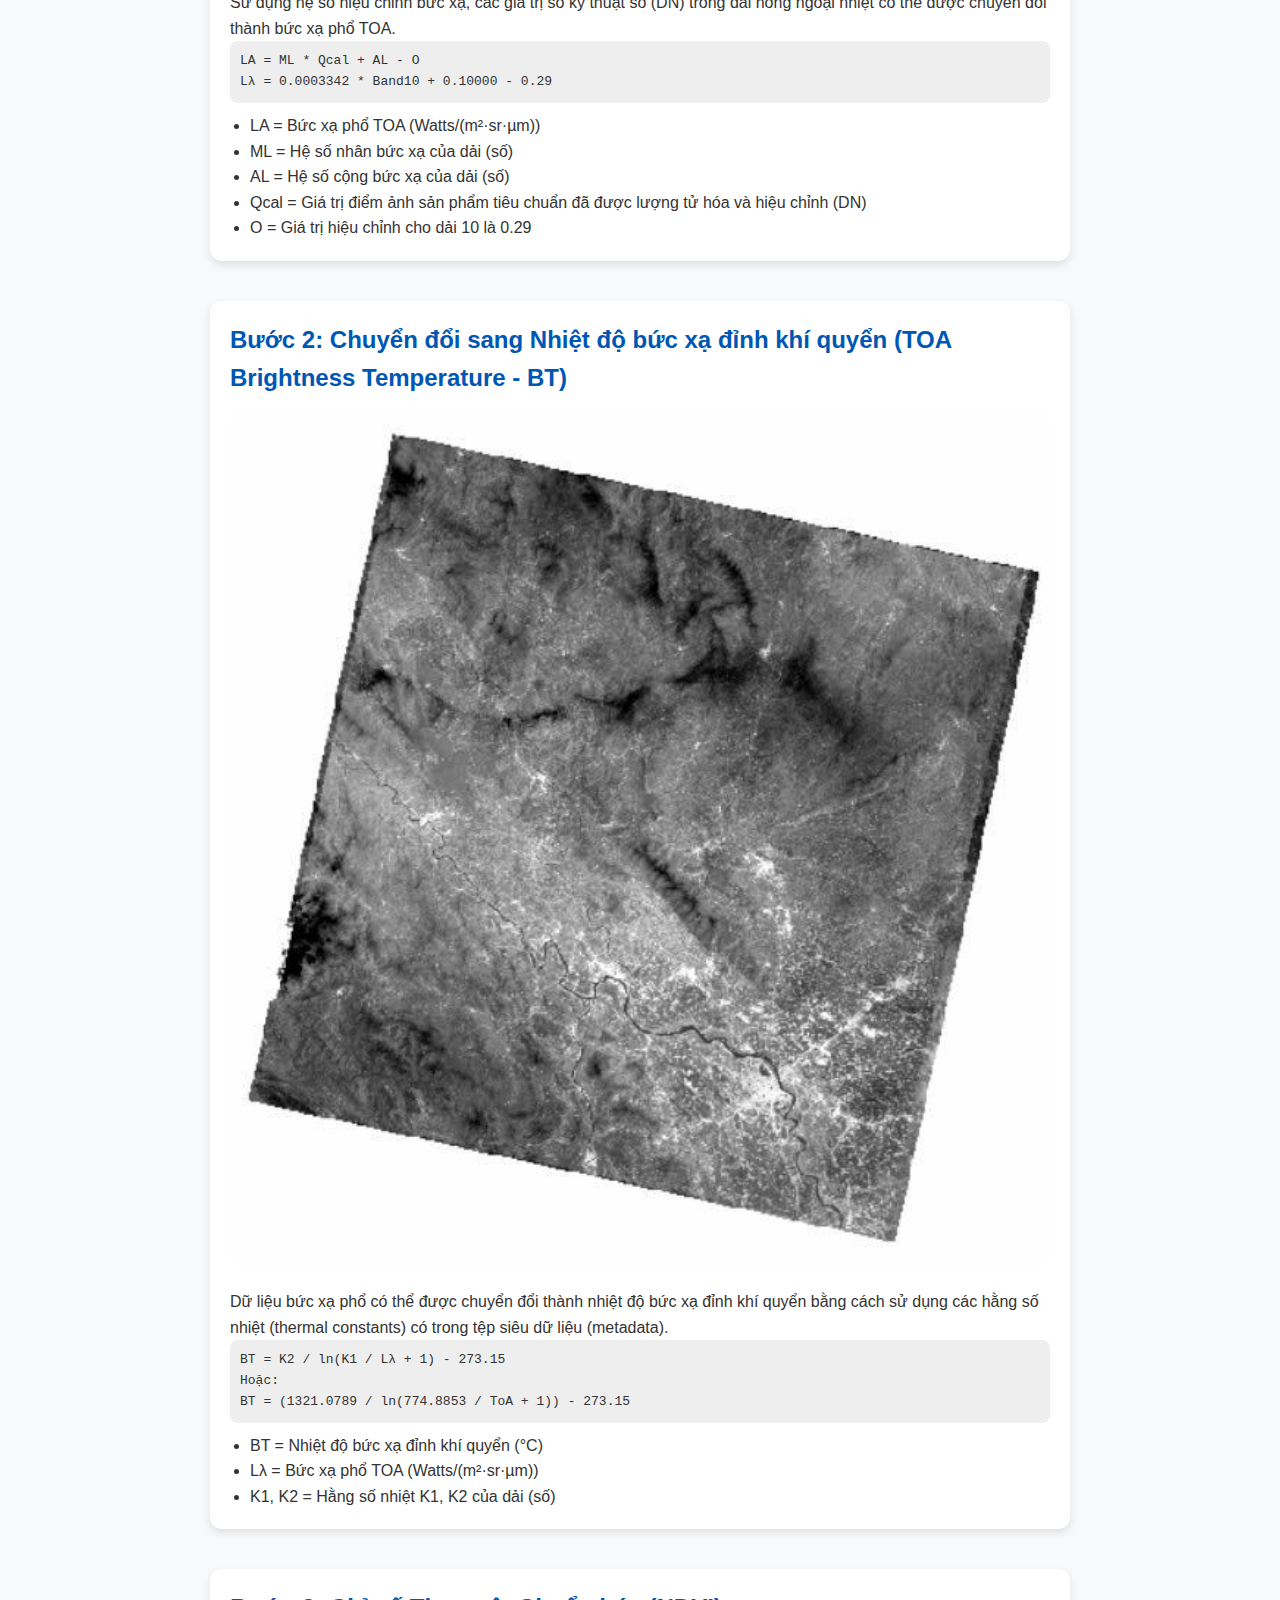
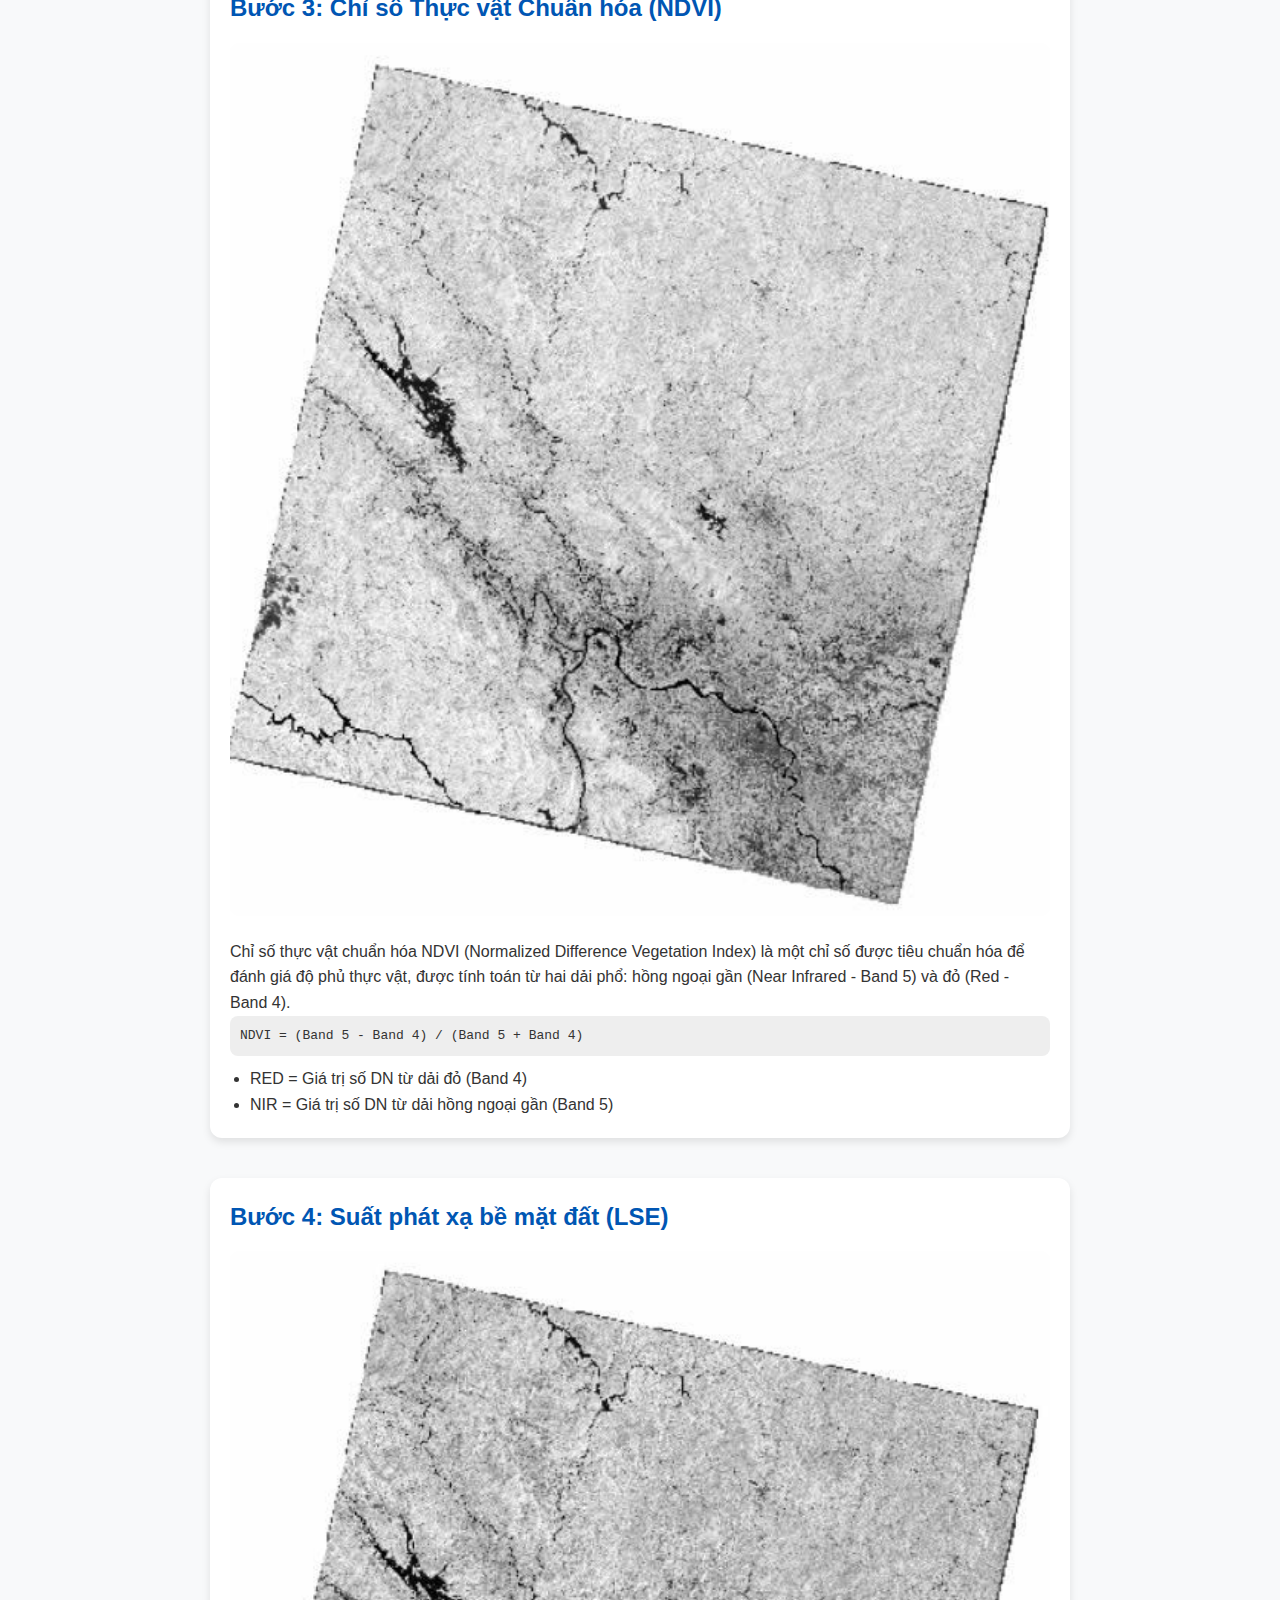
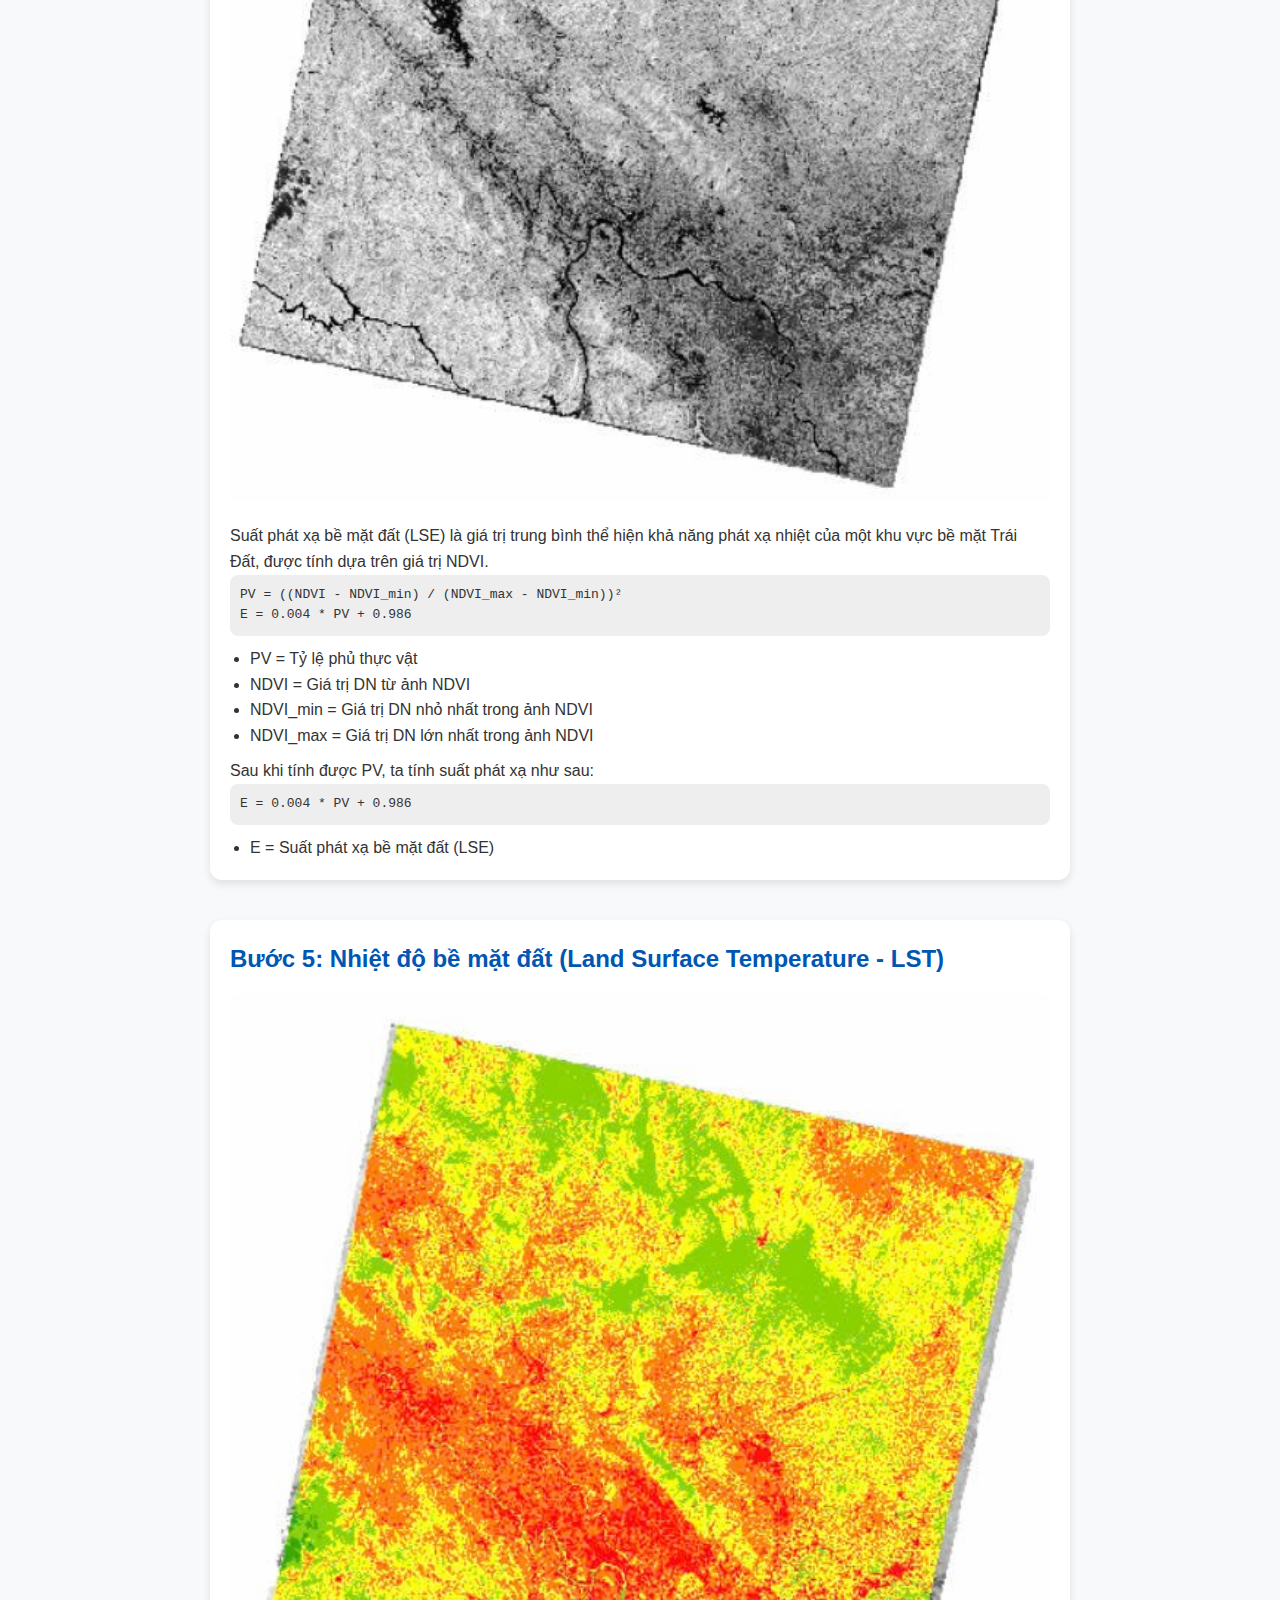
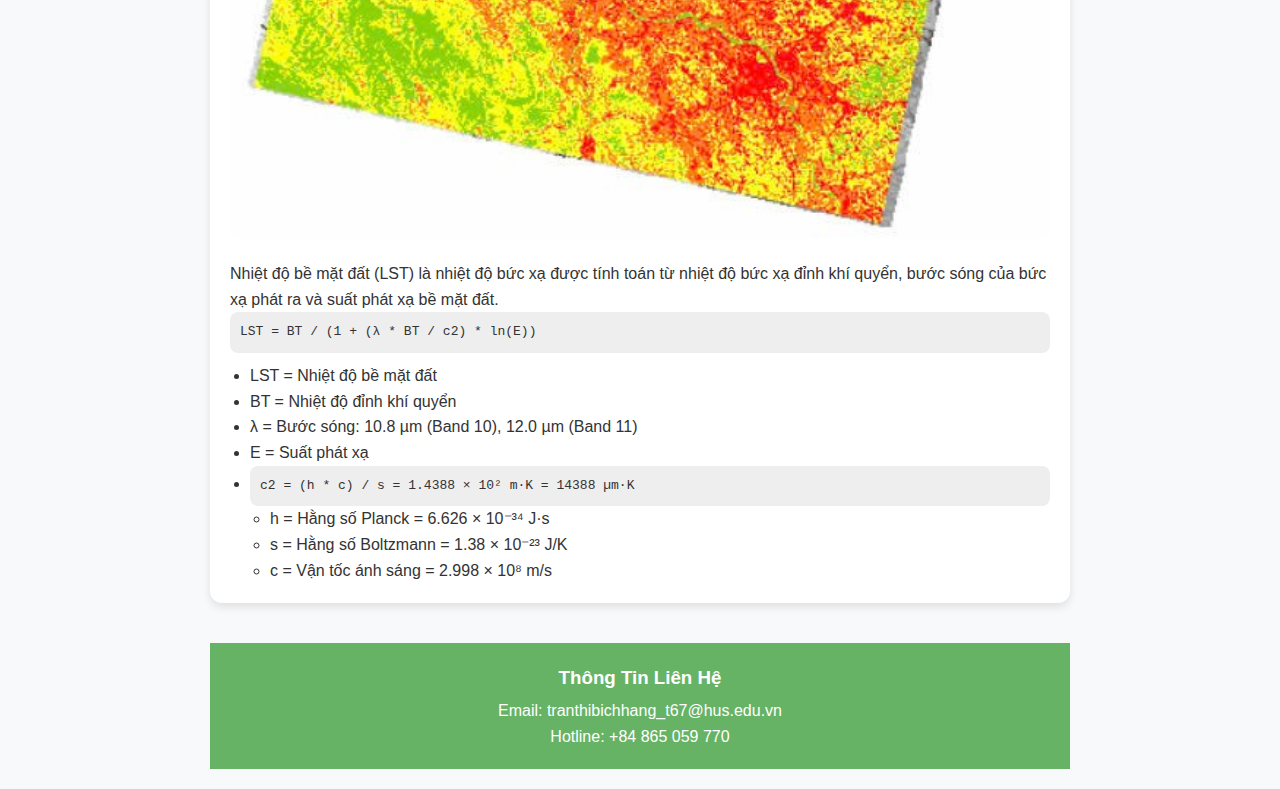
<file: method.html>
<!DOCTYPE html>
<html lang="vi">
<head>
  <meta charset="UTF-8" />
  <meta name="viewport" content="width=device-width, initial-scale=1.0" />
  <title>Lake Surface Water Temperature</title>
  <link rel="stylesheet" href="style.css" />
  <link rel="stylesheet" href="https://cdnjs.cloudflare.com/ajax/libs/font-awesome/6.5.0/css/all.min.css" />
</head>
<body>
  <!-- HEADER -->
  <header>
    <div class="header-top">
      <a href="index.html" class="logo">
        <img src="static/logo.png" alt="Logo" class="logo" />
      </a>
      <div class="search-container">
        <input type="text" placeholder="Tìm kiếm..." class="search-box" id="search-box" />
        <button class="search-button" id="search-button">
          <i class="fa fa-search"></i>
        </button>
        <ul class="suggestions" id="suggestions-list"></ul>
      </div>
      
    </div>
    <nav class="navbar" style="padding-top:10px;">
      <ul>
        <li><a href="index.html">Trang chủ</a></li>
        <li><a href="introduction.html">Giới thiệu</a></li>
        <li><a href="method.html">Phương pháp</a></li>

        <li class="has-subnav">
          <a href="#" class="toggle-subnav">Dữ liệu <span class="arrow">&#9662;</span></a>
          <ul class="subnav">
            <li><a href="hotay.html">Hồ Tây</a></li>
            <li><a href="thacba.html">Hồ Thác Bà</a></li>
            <li><a href="hoabinh.html">Hồ Hòa Bình</a></li>
            <li><a href="babe.html">Hồ Ba Bể</a></li>
          </ul>
        </li>             
        <li><a href="report.html">Báo cáo</a></li>
      </ul>
    </nav>
  </header>

  <!-- main content for method-->
     <!-- 3 ảnh đầu hàng ngang -->
     <h1 style="text-align: center; color: #03a72c; margin: 20px 0;">
        Tổng quan phương pháp tính nhiệt độ bề mặt nước
      </h1>    
  <div class="image-row">
    <img src="static/phuongphap1.png" alt="Ảnh 1">
    <img src="static/phuongphap2.png" alt="Ảnh 2">
    <img src="static/phuongphap3.png" alt="Ảnh 3">
  </div>

    <!-- Bước 1 -->
    <div class="step">
        <h2>Bước 1: Chuyển đổi sang bức xạ đỉnh khí quyển (TOA Radiance)</h2>
        <img src="static/step1.png" alt="Minh họa Bước 1">
        <p>Sử dụng hệ số hiệu chỉnh bức xạ, các giá trị số kỹ thuật số (DN) trong dải hồng ngoại nhiệt có thể được chuyển đổi thành bức xạ phổ TOA.</p>
        <pre>LA = ML * Qcal + AL - O
Lλ = 0.0003342 * Band10 + 0.10000 - 0.29</pre>
        <ul>
          <li>LA = Bức xạ phổ TOA (Watts/(m²·sr·µm))</li>
          <li>ML = Hệ số nhân bức xạ của dải (số)</li>
          <li>AL = Hệ số cộng bức xạ của dải (số)</li>
          <li>Qcal = Giá trị điểm ảnh sản phẩm tiêu chuẩn đã được lượng tử hóa và hiệu chỉnh (DN)</li>
          <li>O = Giá trị hiệu chỉnh cho dải 10 là 0.29</li>
        </ul>
      </div>

        <!-- Bước 2 -->
  <div class="step">
    <h2>Bước 2: Chuyển đổi sang Nhiệt độ bức xạ đỉnh khí quyển (TOA Brightness Temperature - BT)</h2>
    <img src="static/step2.png" alt="Minh họa Bước 2">
    <p>Dữ liệu bức xạ phổ có thể được chuyển đổi thành nhiệt độ bức xạ đỉnh khí quyển bằng cách sử dụng các hằng số nhiệt (thermal constants) có trong tệp siêu dữ liệu (metadata).</p>
    <pre>BT = K2 / ln(K1 / Lλ + 1) - 273.15
Hoặc:
BT = (1321.0789 / ln(774.8853 / ToA + 1)) - 273.15</pre>
    <ul>
      <li>BT = Nhiệt độ bức xạ đỉnh khí quyển (°C)</li>
      <li>Lλ = Bức xạ phổ TOA (Watts/(m²·sr·µm))</li>
      <li>K1, K2 = Hằng số nhiệt K1, K2 của dải (số)</li>
    </ul>
  </div>

  <!-- Bước 3 -->
  <div class="step">
    <h2>Bước 3: Chỉ số Thực vật Chuẩn hóa (NDVI)</h2>
    <img src="static/step3.png" alt="Minh họa Bước 3">
    <p>Chỉ số thực vật chuẩn hóa NDVI (Normalized Difference Vegetation Index) là một chỉ số được tiêu chuẩn hóa để đánh giá độ phủ thực vật, được tính toán từ hai dải phổ: hồng ngoại gần (Near Infrared - Band 5) và đỏ (Red - Band 4).</p>
    <pre>NDVI = (Band 5 - Band 4) / (Band 5 + Band 4)</pre>
    <ul>
      <li>RED = Giá trị số DN từ dải đỏ (Band 4)</li>
      <li>NIR = Giá trị số DN từ dải hồng ngoại gần (Band 5)</li>
    </ul>
  </div>

  <!-- Bước 4 -->
  <div class="step">
    <h2>Bước 4: Suất phát xạ bề mặt đất (LSE)</h2>
    <img src="static/step4.png" alt="Minh họa Bước 4">
    <p>Suất phát xạ bề mặt đất (LSE) là giá trị trung bình thể hiện khả năng phát xạ nhiệt của một khu vực bề mặt Trái Đất, được tính dựa trên giá trị NDVI.</p>
    <pre>PV = ((NDVI - NDVI_min) / (NDVI_max - NDVI_min))²
E = 0.004 * PV + 0.986</pre>
    <ul>
      <li>PV = Tỷ lệ phủ thực vật</li>
      <li>NDVI = Giá trị DN từ ảnh NDVI</li>
      <li>NDVI_min = Giá trị DN nhỏ nhất trong ảnh NDVI</li>
      <li>NDVI_max = Giá trị DN lớn nhất trong ảnh NDVI</li>
    </ul>
    <p style ="margin-top: 10px;">Sau khi tính được PV, ta tính suất phát xạ như sau:</p>
    <pre>E = 0.004 * PV + 0.986</pre>
    <ul>
        <li>E = Suất phát xạ bề mặt đất (LSE)</li>
    </ul>
  </div>

  <!-- Bước 5 -->
  <div class="step">
    <h2>Bước 5: Nhiệt độ bề mặt đất (Land Surface Temperature - LST)</h2>
    <img src="static/step5.png" alt="Minh họa Bước 5">
    <p>Nhiệt độ bề mặt đất (LST) là nhiệt độ bức xạ được tính toán từ nhiệt độ bức xạ đỉnh khí quyển, bước sóng của bức xạ phát ra và suất phát xạ bề mặt đất.</p>
    <pre>LST = BT / (1 + (λ * BT / c2) * ln(E))</pre>
    <ul>
      <li>LST = Nhiệt độ bề mặt đất</li>
      <li>BT = Nhiệt độ đỉnh khí quyển</li>
      <li>λ = Bước sóng: 10.8 µm (Band 10), 12.0 µm (Band 11)</li>
      <li>E = Suất phát xạ</li>
      <li><pre>c2 = (h * c) / s = 1.4388 × 10² m·K = 14388 µm·K</pre></li>
      <ul style = "margin-top: 0px;">
        <li>h = Hằng số Planck = 6.626 × 10⁻³⁴ J·s</li>
        <li>s = Hằng số Boltzmann = 1.38 × 10⁻²³ J/K</li>
        <li>c = Vận tốc ánh sáng = 2.998 × 10⁸ m/s</li>
      </ul>
    </ul>

  </div>

  <!-- FOOTER -->
  <footer>
    <h3>Thông Tin Liên Hệ</h3>
    <p>Email: tranthibichhang_t67@hus.edu.vn</p>
    <p>Hotline: +84 865 059 770</p>
  </footer>

  <script src="script.js"></script>
  <!-- sub nav Dữ liệu -->
  <script>
    document.addEventListener('DOMContentLoaded', function () {
      const toggleSubnav = document.querySelector('.toggle-subnav');
      const parentLi = toggleSubnav.closest('.has-subnav');

      toggleSubnav.addEventListener('click', function (e) {
        e.preventDefault();
        parentLi.classList.toggle('active');
      });

      document.addEventListener('click', function (e) {
        if (!parentLi.contains(e.target)) {
          parentLi.classList.remove('active');
        }
      });
    });
  </script>

<script>
  const suggestions = [
    { name: "Phương pháp", link: "method.html" },
    { name: "Hồ Tây", link: "hotay.html" },
    { name: "Hồ Ba Bể", link: "babe.html" },
    { name: "Hồ Hòa Bình", link: "hoabinh.html" },
    { name: "Hồ Thác Bà", link: "thacba.html" },
  ];

  const searchBox = document.getElementById("search-box");
  const suggestionsList = document.getElementById("suggestions-list");
  const searchButton = document.getElementById("search-button");

  function handleSearch() {
    const input = searchBox.value.trim().toLowerCase();
    const matched = suggestions.find(item => item.name.toLowerCase() === input);

    if (matched) {
      window.location.href = matched.link;
    } else {
      alert("Không tìm thấy kết quả phù hợp.");
    }
  }

  searchBox.addEventListener("input", function () {
    const value = this.value.toLowerCase();
    suggestionsList.innerHTML = "";

    if (value === "") {
      suggestionsList.style.display = "none";
      return;
    }

    const filtered = suggestions.filter(item =>
      item.name.toLowerCase().includes(value)
    );

    if (filtered.length === 0) {
      suggestionsList.style.display = "none";
      return;
    }

    filtered.forEach(item => {
      const li = document.createElement("li");
      li.textContent = item.name;
      li.addEventListener("click", () => {
        window.location.href = item.link;
      });
      suggestionsList.appendChild(li);
    });

    suggestionsList.style.display = "block";
  });

  // Enter để tìm
  searchBox.addEventListener("keypress", function (e) {
    if (e.key === "Enter") {
      handleSearch();
    }
  });

  // Nút tìm kiếm
  searchButton.addEventListener("click", handleSearch);

  // Ẩn gợi ý khi click ra ngoài
  document.addEventListener("click", (e) => {
    if (!document.querySelector(".search-container").contains(e.target)) {
      suggestionsList.style.display = "none";
    }
  });
</script>

<style>
    body {
      font-family: Arial, sans-serif;
      line-height: 1.6;
      max-width: 900px;
      margin: 0 auto;
      padding: 20px;
      background: #f8f9fa;
    }

    .image-row {
      display: flex;
      justify-content: space-between;
      gap: 10px;
      margin-bottom: 40px;
    }

    .image-row img {
      width: 32%;
      border-radius: 10px;
      box-shadow: 0 4px 8px rgba(0,0,0,0.1);
    }

    .step {
      background: #fff;
      padding: 20px;
      border-radius: 12px;
      box-shadow: 0 4px 8px rgba(0,0,0,0.1);
      margin-bottom: 40px;
    }

    .step h2 {
      color: #0056b3;
      margin-bottom: 15px;
    }

    .step img {
      width: 100%;
      border-radius: 10px;
      margin-bottom: 15px;
    }

    .step pre {
      background: #eee;
      padding: 10px;
      border-radius: 8px;
      overflow-x: auto;
    }

    .step ul {
      margin: 10px 0 0 20px;
    }
  </style>  


</body>
</html>
</file>
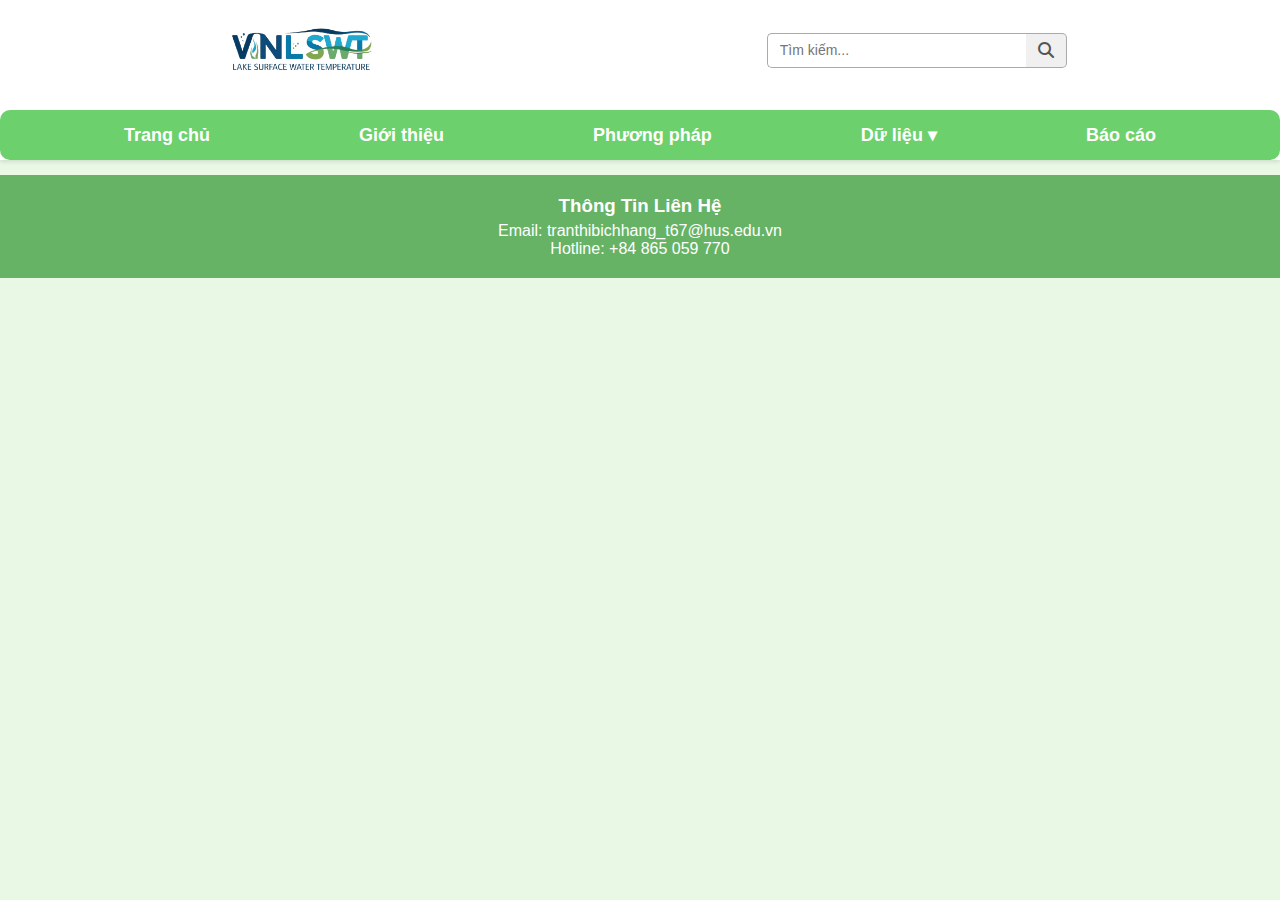
<file: report.html>
<!DOCTYPE html>
<html lang="vi">
<head>
  <meta charset="UTF-8" />
  <meta name="viewport" content="width=device-width, initial-scale=1.0" />
  <title>Lake Surface Water Temperature</title>
  <link rel="stylesheet" href="style.css" />
  <link rel="stylesheet" href="https://cdnjs.cloudflare.com/ajax/libs/font-awesome/6.5.0/css/all.min.css" />
</head>
<body>
  <!-- HEADER -->
  <header>
    <div class="header-top">
      <a href="index.html" class="logo">
        <img src="static/logo.png" alt="Logo" class="logo" />
      </a>

      <div class="search-container">
        <input type="text" placeholder="Tìm kiếm..." class="search-box" id="search-box" />
        <button class="search-button" id="search-button">
          <i class="fa fa-search"></i>
        </button>
        <ul class="suggestions" id="suggestions-list"></ul>
      </div>
      
    </div>
    <nav class="navbar" style="padding-top:10px;">
      <ul>
        <li><a href="index.html">Trang chủ</a></li>
        <li><a href="introduction.html">Giới thiệu</a></li>
        <li><a href="method.html">Phương pháp</a></li>

        <li class="has-subnav">
          <a href="#" class="toggle-subnav">Dữ liệu <span class="arrow">&#9662;</span></a>
          <ul class="subnav">
            <li><a href="hotay.html">Hồ Tây</a></li>
            <li><a href="thacba.html">Hồ Thác Bà</a></li>
            <li><a href="hoabinh.html">Hồ Hòa Bình</a></li>
            <li><a href="babe.html">Hồ Ba Bể</a></li>
          </ul>
        </li>             
        <li><a href="report.html">Báo cáo</a></li>
      </ul>
    </nav>
  </header>

  <!-- maincontent for report -->


  <!-- FOOTER -->
  <footer>
    <h3>Thông Tin Liên Hệ</h3>
    <p>Email: tranthibichhang_t67@hus.edu.vn</p>
    <p>Hotline: +84 865 059 770</p>
  </footer>

  <script src="script.js"></script>
  <!-- sub nav Dữ liệu -->
  <script>
    document.addEventListener('DOMContentLoaded', function () {
      const toggleSubnav = document.querySelector('.toggle-subnav');
      const parentLi = toggleSubnav.closest('.has-subnav');

      toggleSubnav.addEventListener('click', function (e) {
        e.preventDefault();
        parentLi.classList.toggle('active');
      });

      document.addEventListener('click', function (e) {
        if (!parentLi.contains(e.target)) {
          parentLi.classList.remove('active');
        }
      });
    });
  </script>

<script>
  const suggestions = [
    { name: "Phương pháp", link: "method.html" },
    { name: "Hồ Tây", link: "hotay.html" },
    { name: "Hồ Ba Bể", link: "babe.html" },
    { name: "Hồ Hòa Bình", link: "hoabinh.html" },
    { name: "Hồ Thác Bà", link: "thacba.html" },
  ];

  const searchBox = document.getElementById("search-box");
  const suggestionsList = document.getElementById("suggestions-list");
  const searchButton = document.getElementById("search-button");

  function handleSearch() {
    const input = searchBox.value.trim().toLowerCase();
    const matched = suggestions.find(item => item.name.toLowerCase() === input);

    if (matched) {
      window.location.href = matched.link;
    } else {
      alert("Không tìm thấy kết quả phù hợp.");
    }
  }

  searchBox.addEventListener("input", function () {
    const value = this.value.toLowerCase();
    suggestionsList.innerHTML = "";

    if (value === "") {
      suggestionsList.style.display = "none";
      return;
    }

    const filtered = suggestions.filter(item =>
      item.name.toLowerCase().includes(value)
    );

    if (filtered.length === 0) {
      suggestionsList.style.display = "none";
      return;
    }

    filtered.forEach(item => {
      const li = document.createElement("li");
      li.textContent = item.name;
      li.addEventListener("click", () => {
        window.location.href = item.link;
      });
      suggestionsList.appendChild(li);
    });

    suggestionsList.style.display = "block";
  });

  // Enter để tìm
  searchBox.addEventListener("keypress", function (e) {
    if (e.key === "Enter") {
      handleSearch();
    }
  });

  // Nút tìm kiếm
  searchButton.addEventListener("click", handleSearch);

  // Ẩn gợi ý khi click ra ngoài
  document.addEventListener("click", (e) => {
    if (!document.querySelector(".search-container").contains(e.target)) {
      suggestionsList.style.display = "none";
    }
  });
</script>

  
</body>
</html>
</file>
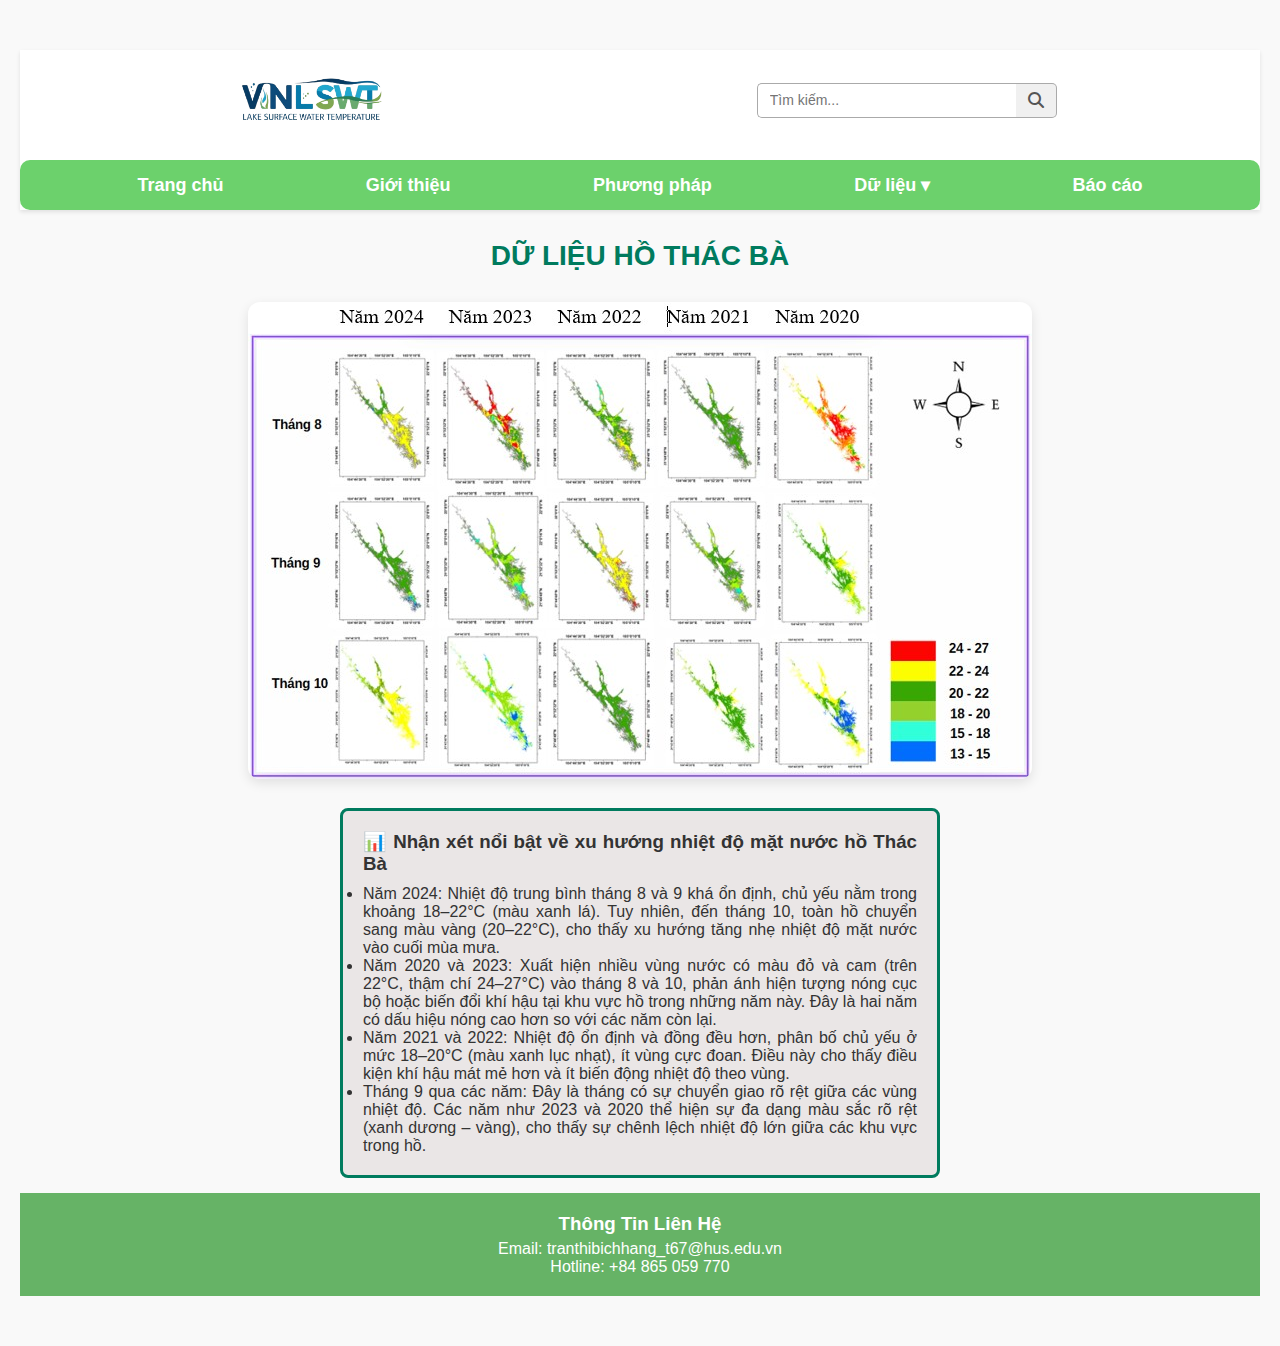
<file: thacba.html>
<!DOCTYPE html>
<html lang="vi">
  <head>
    <meta charset="UTF-8" />
    <meta name="viewport" content="width=device-width, initial-scale=1.0" />
    <title>Lake Surface Water Temperature</title>
    <link rel="stylesheet" href="style.css" />
    <link
      rel="stylesheet"
      href="https://cdnjs.cloudflare.com/ajax/libs/font-awesome/6.5.0/css/all.min.css"
    />
  </head>
  <body>
    <!-- HEADER -->
    <header>
      <div class="header-top">
        <a href="index.html" class="logo">
          <img src="static/logo.png" alt="Logo" class="logo" />
        </a>

        <div class="search-container">
          <input
            type="text"
            placeholder="Tìm kiếm..."
            class="search-box"
            id="search-box"
          />
          <button class="search-button" id="search-button">
            <i class="fa fa-search"></i>
          </button>
          <ul class="suggestions" id="suggestions-list"></ul>
        </div>
      </div>
      <nav class="navbar" style="padding-top: 10px">
        <ul>
          <li><a href="index.html">Trang chủ</a></li>
          <li><a href="introduction.html">Giới thiệu</a></li>
          <li><a href="method.html">Phương pháp</a></li>

          <li class="has-subnav">
            <a href="#" class="toggle-subnav"
              >Dữ liệu <span class="arrow">&#9662;</span></a
            >
            <ul class="subnav">
              <li><a href="hotay.html">Hồ Tây</a></li>
              <li><a href="thacba.html">Hồ Thác Bà</a></li>
              <li><a href="hoabinh.html">Hồ Hòa Bình</a></li>
              <li><a href="babe.html">Hồ Ba Bể</a></li>
            </ul>
          </li>
          <li><a href="report.html">Báo cáo</a></li>
        </ul>
      </nav>
    </header>

    <!-- main content Hồ Thác Bà -->
    <div class="title">DỮ LIỆU HỒ THÁC BÀ</div>

    <div class="image-container">
      <img src="static/thacba.png" alt="Thác Bà img lswt" />
    </div>

    <div class="description">
      <h3 style="margin-bottom: 10px">
        📊 Nhận xét nổi bật về xu hướng nhiệt độ mặt nước hồ Thác Bà
      </h3>
      <ul>
        <li>
          Năm 2024: Nhiệt độ trung bình tháng 8 và 9 khá ổn định, chủ yếu nằm
          trong khoảng 18–22°C (màu xanh lá). Tuy nhiên, đến tháng 10, toàn hồ
          chuyển sang màu vàng (20–22°C), cho thấy xu hướng tăng nhẹ nhiệt độ
          mặt nước vào cuối mùa mưa.
        </li>
        <li>
          Năm 2020 và 2023: Xuất hiện nhiều vùng nước có màu đỏ và cam (trên
          22°C, thậm chí 24–27°C) vào tháng 8 và 10, phản ánh hiện tượng nóng
          cục bộ hoặc biến đổi khí hậu tại khu vực hồ trong những năm này. Đây
          là hai năm có dấu hiệu nóng cao hơn so với các năm còn lại.
        </li>
        <li>
          Năm 2021 và 2022: Nhiệt độ ổn định và đồng đều hơn, phân bố chủ yếu ở
          mức 18–20°C (màu xanh lục nhạt), ít vùng cực đoan. Điều này cho thấy
          điều kiện khí hậu mát mẻ hơn và ít biến động nhiệt độ theo vùng.
        </li>
        <li>
          Tháng 9 qua các năm: Đây là tháng có sự chuyển giao rõ rệt giữa các
          vùng nhiệt độ. Các năm như 2023 và 2020 thể hiện sự đa dạng màu sắc rõ
          rệt (xanh dương – vàng), cho thấy sự chênh lệch nhiệt độ lớn giữa các
          khu vực trong hồ.
        </li>
      </ul>
    </div>

    <!-- FOOTER -->
    <footer>
      <h3>Thông Tin Liên Hệ</h3>
      <p>Email: tranthibichhang_t67@hus.edu.vn</p>
      <p>Hotline: +84 865 059 770</p>
    </footer>

    <script src="script.js"></script>
    <!-- sub nav Dữ liệu -->
    <script>
      document.addEventListener("DOMContentLoaded", function () {
        const toggleSubnav = document.querySelector(".toggle-subnav");
        const parentLi = toggleSubnav.closest(".has-subnav");

        toggleSubnav.addEventListener("click", function (e) {
          e.preventDefault();
          parentLi.classList.toggle("active");
        });

        document.addEventListener("click", function (e) {
          if (!parentLi.contains(e.target)) {
            parentLi.classList.remove("active");
          }
        });
      });
    </script>

    <script>
      const suggestions = [
        { name: "Phương pháp", link: "method.html" },
        { name: "Hồ Tây", link: "hotay.html" },
        { name: "Hồ Ba Bể", link: "babe.html" },
        { name: "Hồ Hòa Bình", link: "hoabinh.html" },
        { name: "Hồ Thác Bà", link: "thacba.html" },
      ];

      const searchBox = document.getElementById("search-box");
      const suggestionsList = document.getElementById("suggestions-list");
      const searchButton = document.getElementById("search-button");

      function handleSearch() {
        const input = searchBox.value.trim().toLowerCase();
        const matched = suggestions.find(
          (item) => item.name.toLowerCase() === input
        );

        if (matched) {
          window.location.href = matched.link;
        } else {
          alert("Không tìm thấy kết quả phù hợp.");
        }
      }

      searchBox.addEventListener("input", function () {
        const value = this.value.toLowerCase();
        suggestionsList.innerHTML = "";

        if (value === "") {
          suggestionsList.style.display = "none";
          return;
        }

        const filtered = suggestions.filter((item) =>
          item.name.toLowerCase().includes(value)
        );

        if (filtered.length === 0) {
          suggestionsList.style.display = "none";
          return;
        }

        filtered.forEach((item) => {
          const li = document.createElement("li");
          li.textContent = item.name;
          li.addEventListener("click", () => {
            window.location.href = item.link;
          });
          suggestionsList.appendChild(li);
        });

        suggestionsList.style.display = "block";
      });

      // Enter để tìm
      searchBox.addEventListener("keypress", function (e) {
        if (e.key === "Enter") {
          handleSearch();
        }
      });

      // Nút tìm kiếm
      searchButton.addEventListener("click", handleSearch);

      // Ẩn gợi ý khi click ra ngoài
      document.addEventListener("click", (e) => {
        if (!document.querySelector(".search-container").contains(e.target)) {
          suggestionsList.style.display = "none";
        }
      });
    </script>

    <style>
      body {
        font-family: Arial, sans-serif;
        background-color: #f9f9f9;
        padding: 50px 20px;
        text-align: center;
      }

      .title {
        font-size: 28px;
        font-weight: bold;
        color: #007b5e;
        margin: 30px;
      }

      .image-container img {
        max-width: 100%;
        height: auto;
        border-radius: 12px;
        box-shadow: 0 4px 12px rgba(0, 0, 0, 0.1);
      }

      .description {
        margin-top: 25px;
        padding: 20px;
        background-color: #dfd8d88f;
        border: 3px solid #007b5e;
        border-radius: 8px;
        max-width: 600px;
        margin-left: auto;
        margin-right: auto;
        font-size: 16px;
        text-align: justify;
      }
    </style>
  </body>
</html>
</file>
<file: style.css>
* {
    margin: 0;
    padding: 0;
    box-sizing: border-box;
}

body {
    font-family: 'Arial', sans-serif;
    background: #e9f7e5; /* Màu nền pastel xanh lá nhẹ */
    color: #333;
}

/* HEADER */
header {
    background: #ffffff; /* Màu nền trắng cho header */
    box-shadow: 0 2px 4px rgba(0, 0, 0, 0.1);
}

.header-top {
    display: flex;
    justify-content: space-between;
    align-items: center;
    padding: 0px 25px;
    flex-wrap: wrap;
    background: white; /* Màu pastel xanh lá nhạt cho phần header-top */
    border-radius: 8px; /* Thêm bo góc cho phần header-top */
}

.logo {
    height: 100px;
    margin: 0 auto;
}

.search-container {
  position: relative;
  width: 300px;
  margin: 0 auto;
  display: flex;
}

.search-box {
  flex: 1;
  padding: 8px 12px;
  border: 1px solid #aaa;
  border-top-left-radius: 5px;
  border-bottom-left-radius: 5px;
  border-right: none;
  font-size: 14px;
}

.search-button {
  padding: 8px 12px;
  border: 1px solid #aaa;
  border-left: none;
  border-top-right-radius: 5px;
  border-bottom-right-radius: 5px;
  background-color: #f0f0f0;
  cursor: pointer;
}

.search-button i {
  color: #555;
  font-size: 16px;
}

.suggestions {
  position: absolute;
  top: 100%;
  left: 0;
  width: 100%;
  background-color: white;
  border: 1px solid #ccc;
  border-top: none;
  list-style: none;
  max-height: 150px;
  overflow-y: auto;
  z-index: 10;
  padding: 0;
  margin: 0;
  display: none;
}

.suggestions li {
  padding: 8px;
  cursor: pointer;
}

.suggestions li:hover {
  background-color: #f0f0f0;
}


.navbar ul {
    display: flex;
    justify-content: space-evenly;
    flex-wrap: wrap;
    list-style: none;
    background: #6cd16c; 
    padding: 0px 15px;
    border-radius: 10px;
}

.navbar ul li {
    position: relative;
    margin: 5px 20px;
}

.navbar ul li a {
    display: block;  /* Làm cho toàn bộ liên kết chiếm toàn bộ ô */
    color: #ffffff;
    text-decoration: none;
    font-weight: bold;
    font-size: 18px;
    line-height: 24px;
    padding: 8px 20px;  /* Tăng padding để lớp phủ bao trùm toàn bộ ô */
    border-radius: 6px; 
    transition: background-color 0.3s ease; /* Thêm hiệu ứng chuyển màu mượt mà */
}

.navbar ul li a:hover {
    background-color: rgba(106, 132, 141, 0.6); /* Màu xanh pastel nhạt cho lớp phủ */
    text-decoration: none; /* Xóa gạch chân khi hover */
}

/* Subnav styles */
.has-subnav {
    position: relative;
  }
  
  .subnav {
    display: none;
    position: absolute;
    top: 100%;
    left: 0;
    background-color: #5cc265;
    padding: 10px;
    border-radius: 10px;
    z-index: 999;
    width: max-content;
  }
  
/* Đảm bảo subnav ẩn mặc định */
.navbar .has-subnav .subnav {
    display: none !important;
    position: absolute;
    top: 100%;
    left: 0;
    background-color: #2d8435;
    padding: 10px;
    border-radius: 10px;
    z-index: 999;
    width: max-content;
  }
  
  /* Khi có class active, hiển thị subnav */
  .navbar .has-subnav.active .subnav {
    display: block !important;
  }
  
  
  .subnav li {
    margin: 5px 0;
  }
  
  .subnav a {
    color: white;
    font-weight: bold;
    text-decoration: none;
    display: block;
  }
  
  .subnav a:hover {
    background-color: #4cad55;
    border-radius: 4px;
    padding: 2px 5px;
  }
   

/* SLIDER */
.slider {
    width: 100%;
    max-width: 1000px;
    margin: 20px auto;
    overflow: hidden;
    border-radius: 10px;
    position: relative;
}
  
  .slider-container {
    position: relative;
    width: 100%;
  }
  
  .slider-image {
    width: 100%;
    height: 400px;
    object-fit: cover; /* Đảm bảo ảnh không bị bóp méo và sẽ cắt bỏ phần thừa nếu cần */
    display: block;
  }
  
  .slider-buttons {
    position: absolute;
    top: 50%;
    width: 100%;
    display: flex;
    justify-content: space-between;
    transform: translateY(-50%);
    z-index: 1;
    padding: 0 10px;
  }
  
  .prev-btn, .next-btn {
    background-color: rgba(145, 145, 145, 0.5);
    color: white;
    border: none;
    padding: 10px;
    font-size: 20px;
    cursor: pointer;
    border-radius: 50%;
    transition: background-color 0.3s;
  }
  
  .prev-btn:hover, .next-btn:hover {
    background-color: rgba(0, 0, 0, 0.7);
  }
  
  .slider-dots {
    position: absolute;
    bottom: 10px;
    left: 50%;
    transform: translateX(-50%);
    display: flex;
  }
  
  .dot {
    height: 12px;
    width: 12px;
    margin: 0 5px;
    background-color: #bbb;
    border-radius: 50%;
    display: inline-block;
    transition: background-color 0.3s;
    cursor: pointer;
  }
  
  .dot.active {
    background-color: #0077cc; /* Màu của dấu chấm khi active */
  }
  
  .dot:hover {
    background-color: #0077cc; /* Màu khi hover */
  }
  

/* URGENCY SECTION */
.urgency {
    display: flex;
    flex-wrap: wrap;
    gap: 20px;
    align-items: center;
    justify-content: center;
    background: #f1f9f1; /* Màu nền pastel xanh lá nhẹ cho phần này */
    padding: 30px;
    margin: 10px auto;
    max-width: 1200px;
    border-radius: 15px;
    box-shadow: 0 4px 10px rgba(0, 0, 0, 0.05);
}

.urgency img {
    width: 100%;
    max-width: 400px;
    border-radius: 12px;
}

.urgency div {
    flex: 1;
    min-width: 280px;
}

.urgency h1 {
    color: #5db45d; /* Màu pastel xanh lá cho tiêu đề */
    font-size: 24px;
    margin-bottom: 12px;
}

.urgency p {
    font-size: 16px;
    line-height: 1.8;
}

/* FOOTER */
footer {
    background: #66b366; /* Màu pastel xanh lá cho footer */
    color: white;
    text-align: center;
    padding: 20px;
    margin-top: 15px;
}

footer h3 {
    margin-bottom: 5px;
}

/* RESPONSIVE */
@media (max-width: 768px) {
    .header-top {
        flex-direction: column;
        align-items: flex-start;
    }

    .search-box {
        margin-top: 10px;
        width: 100%;
    }

    .search-button {
      margin-top:10px;
    }
    .navbar ul {
        flex-direction: column;
        align-items: center;
    }

    .urgency {
        flex-direction: column;
        text-align: center;
    }

    .urgency img {
        max-width: 100%;
    }
}
</file>
<file: style2.css>
* {
    margin: 0;
    padding: 0;
    box-sizing: border-box;
}

body {
    font-family: 'Arial', sans-serif;
    background: #e9f7e5; /* Màu nền pastel xanh lá nhẹ */
    color: #333;
}

/* HEADER */
header {
    background: #ffffff; /* Màu nền trắng cho header */
    box-shadow: 0 2px 4px rgba(0, 0, 0, 0.1);
}

.header-top {
    display: flex;
    justify-content: space-between;
    align-items: center;
    padding: 0px 25px;
    flex-wrap: wrap;
    background: white; /* Màu pastel xanh lá nhạt cho phần header-top */
    border-radius: 8px; /* Thêm bo góc cho phần header-top */
}

.logo {
    height: 100px;
    margin: 0 auto;
}

.search-container {
  position: relative;
  width: 300px;
  margin: 0 auto;
  display: flex;
}

.search-box {
  flex: 1;
  padding: 8px 12px;
  border: 1px solid #aaa;
  border-top-left-radius: 5px;
  border-bottom-left-radius: 5px;
  border-right: none;
  font-size: 14px;
}

.search-button {
  padding: 8px 12px;
  border: 1px solid #aaa;
  border-left: none;
  border-top-right-radius: 5px;
  border-bottom-right-radius: 5px;
  background-color: #f0f0f0;
  cursor: pointer;
}

.search-button i {
  color: #555;
  font-size: 16px;
}

.suggestions {
  position: absolute;
  top: 100%;
  left: 0;
  width: 100%;
  background-color: white;
  border: 1px solid #ccc;
  border-top: none;
  list-style: none;
  max-height: 150px;
  overflow-y: auto;
  z-index: 10;
  padding: 0;
  margin: 0;
  display: none;
}

.suggestions li {
  padding: 8px;
  cursor: pointer;
}

.suggestions li:hover {
  background-color: #f0f0f0;
}

.navbar ul {
    display: flex;
    justify-content: space-evenly;
    flex-wrap: wrap;
    list-style: none;
    background: #6cd16c; 
    padding: 0px 15px;
    border-radius: 10px;
}

.navbar ul li {
    position: relative;
    margin: 5px 20px;
}

.navbar ul li a {
    display: block;  /* Làm cho toàn bộ liên kết chiếm toàn bộ ô */
    color: #ffffff;
    text-decoration: none;
    font-weight: bold;
    font-size: 18px;
    line-height: 24px;
    padding: 8px 20px;  /* Tăng padding để lớp phủ bao trùm toàn bộ ô */
    border-radius: 6px; 
    transition: background-color 0.3s ease; /* Thêm hiệu ứng chuyển màu mượt mà */
}

.navbar ul li a:hover {
    background-color: rgba(106, 132, 141, 0.6); /* Màu xanh pastel nhạt cho lớp phủ */
    text-decoration: none; /* Xóa gạch chân khi hover */
}

/* Subnav styles */
.has-subnav {
  position: relative;
}

.subnav {
  display: none;
  position: absolute;
  top: 100%;
  left: 0;
  background-color: #5cc265;
  padding: 10px;
  border-radius: 10px;
  z-index: 999;
  width: max-content;
}

/* Đảm bảo subnav ẩn mặc định */
.navbar .has-subnav .subnav {
  display: none !important;
  position: absolute;
  top: 100%;
  left: 0;
  background-color: #2d8435;
  padding: 10px;
  border-radius: 10px;
  z-index: 999;
  width: max-content;
}

/* Khi có class active, hiển thị subnav */
.navbar .has-subnav.active .subnav {
  display: block !important;
}


.subnav li {
  margin: 5px 0;
}

.subnav a {
  color: white;
  font-weight: bold;
  text-decoration: none;
  display: block;
}

.subnav a:hover {
  background-color: #4cad55;
  border-radius: 4px;
  padding: 2px 5px;
}
 


/* SLIDER */
.slider {
    width: 100%;
    max-width: 1000px;
    margin: 20px auto;
    overflow: hidden;
    border-radius: 10px;
    position: relative;
}
  
  .slider-container {
    position: relative;
    width: 100%;
  }
  
  .slider-image {
    width: 100%;
    height: 400px;
    object-fit: cover; /* Đảm bảo ảnh không bị bóp méo và sẽ cắt bỏ phần thừa nếu cần */
    display: block;
  }
  
  .slider-buttons {
    position: absolute;
    top: 50%;
    width: 100%;
    display: flex;
    justify-content: space-between;
    transform: translateY(-50%);
    z-index: 1;
    padding: 0 10px;
  }
  
  .prev-btn, .next-btn {
    background-color: rgba(145, 145, 145, 0.5);
    color: white;
    border: none;
    padding: 10px;
    font-size: 20px;
    cursor: pointer;
    border-radius: 50%;
    transition: background-color 0.3s;
  }
  
  .prev-btn:hover, .next-btn:hover {
    background-color: rgba(0, 0, 0, 0.7);
  }
  
  .slider-dots {
    position: absolute;
    bottom: 10px;
    left: 50%;
    transform: translateX(-50%);
    display: flex;
  }
  
  .dot {
    height: 12px;
    width: 12px;
    margin: 0 5px;
    background-color: #bbb;
    border-radius: 50%;
    display: inline-block;
    transition: background-color 0.3s;
    cursor: pointer;
  }
  
  .dot.active {
    background-color: #0077cc; /* Màu của dấu chấm khi active */
  }
  
  .dot:hover {
    background-color: #0077cc; /* Màu khi hover */
  }
  
  /* SECTION: About */
#about {
    padding: 50px 20px;
    background-color: #f0f8f1;  /* Màu nền pastel sáng */
  }
  
  .about-intro {
    max-width: 1000px;
    margin: 0 auto;
    font-size: 18px;
    color: #333;
  }
  
  .about-intro h1 {
    font-size: 28px;
    color: #2e8b57;  /* Màu xanh lá đậm */
    text-align: center;
    margin-bottom: 20px;
  }
  
  .about-intro p, .about-intro ul {
    margin-bottom: 20px;
    line-height: 1.6;
  }
  
  .about-intro ul {
    list-style-type: disc;
    padding-left: 20px;
  }
  
  .about-intro ul li {
    margin-bottom: 10px;
  }
  
  /* SLIDER */
  .slider-container {
    position: relative;
    width: 100%;
    max-width: 1000px;  /* Cùng kích thước với phần giới thiệu */
    margin: 0 auto;
    padding-top: 30px;
  }
  
  .slider {
    position: relative;
    width: 100%;
    /* height: 100vh;  Kích thước ảnh slider */
    overflow: hidden;
    border-radius: 10px;
  }
  
  .slider img {
    width: 100%;
    height: 100%;
    object-fit: contain;
  }
  
  .prev, .next {
    position: absolute;
    top: 50%;
    transform: translateY(-50%);
    background-color: rgba(0, 0, 0, 0.5);
    color: white;
    padding: 10px;
    border-radius: 50%;
    cursor: pointer;
    font-size: 24px;
    z-index: 10;
  }
  
  .prev {
    left: 10px;
  }
  
  .next {
    right: 10px;
  }
  
  .dots-container {
    position: absolute;
    bottom: 10px;
    left: 50%;
    transform: translateX(-50%);
    display: flex;
    justify-content: center;
  }
  
  .dot {
    height: 10px;
    width: 10px;
    margin: 0 5px;
    border-radius: 50%;
    background-color: #bbb;
    cursor: pointer;
  }
  
  .dot.active {
    background-color: #717171;
  }
  
  /* RESPONSIVE */
  @media (max-width: 768px) {
    #about {
      padding: 30px 15px;
    }
  
    .slider-container {
      width: 90%;
    }
  
    .prev, .next {
      font-size: 20px;
      padding: 8px;
    }
  }
  


  /* FOOTER */
footer {
    background: #66b366; /* Màu pastel xanh lá cho footer */
    color: white;
    text-align: center;
    padding: 20px;
    margin-top: 15px;
}

footer h3 {
    margin-bottom: 5px;
}

/* RESPONSIVE */
@media (max-width: 768px) {
    .header-top {
        flex-direction: column;
        align-items: flex-start;
    }

    .search-box {
        margin-top: 10px;
        width: 100%;
    }
    .search-button {
      margin-top:10px;
    }
      
    .navbar ul {
        flex-direction: column;
        align-items: center;
    }

    .urgency {
        flex-direction: column;
        text-align: center;
    }

    .urgency img {
        max-width: 100%;
    }
}
</file>
